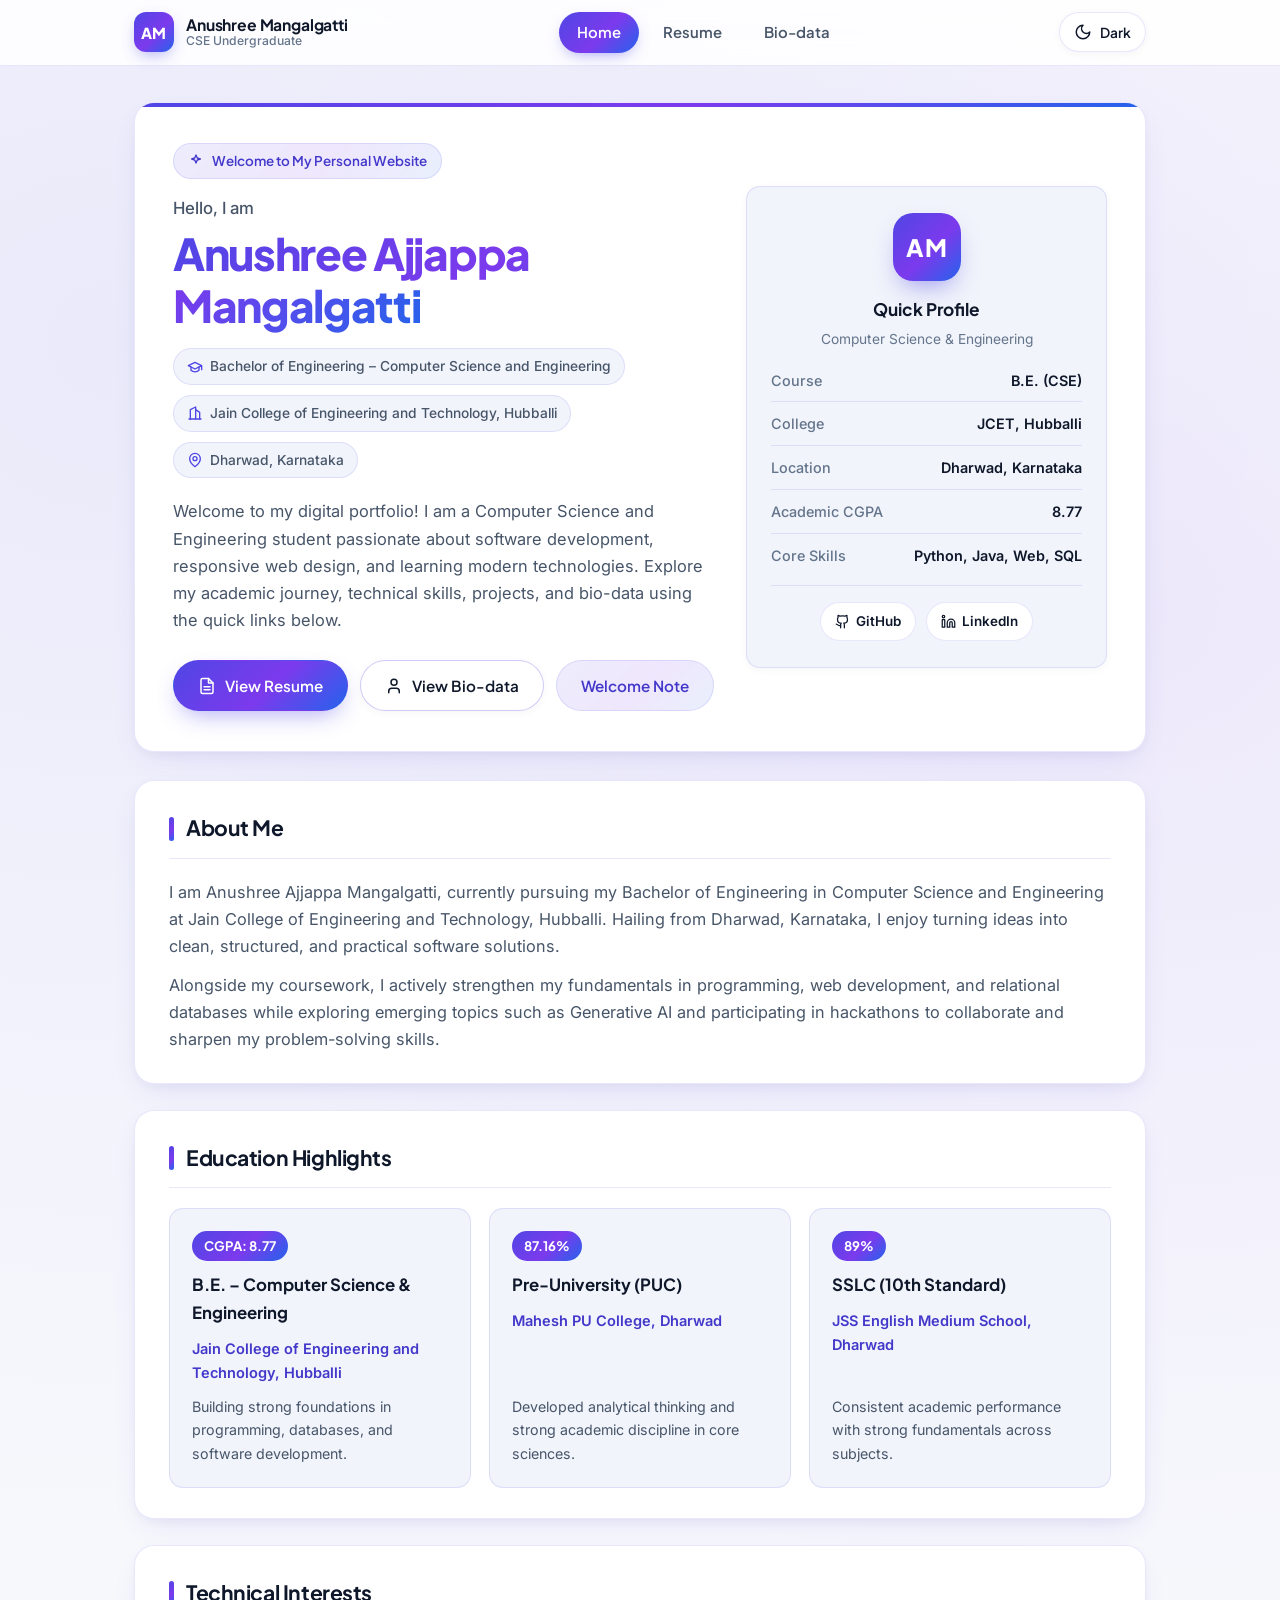
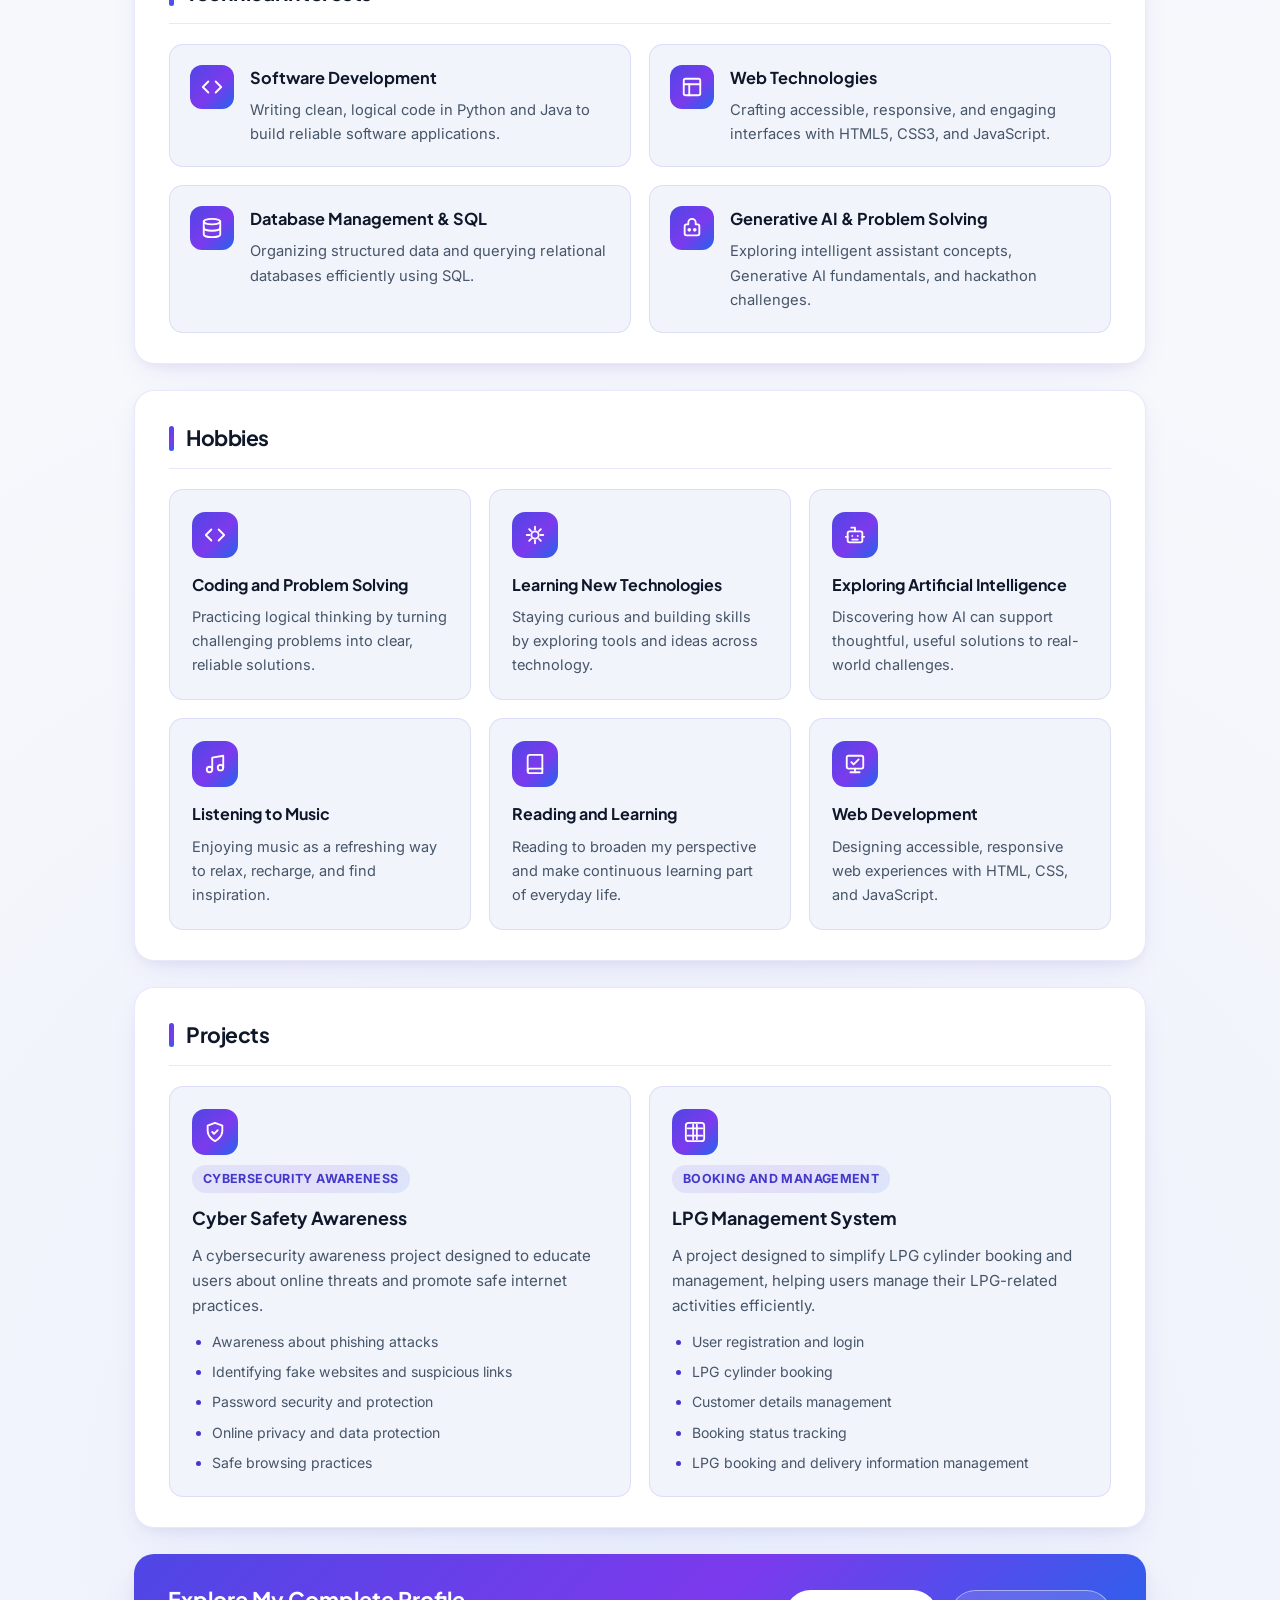
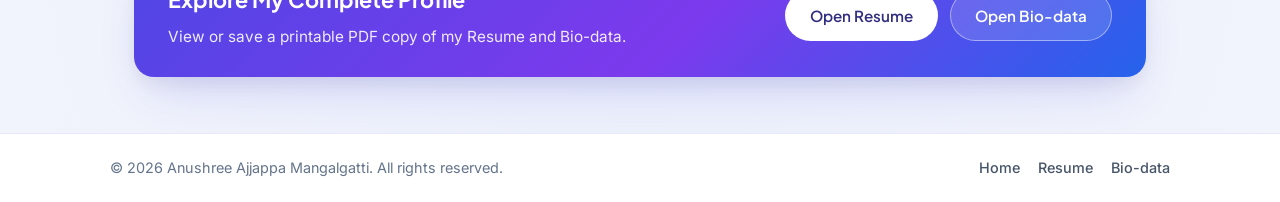
<file: index.html>
<!DOCTYPE html>
<html lang="en">
<head>
    <meta charset="UTF-8">
    <meta name="viewport" content="width=device-width, initial-scale=1.0">
    <meta name="description" content="Personal portfolio website, resume, and bio-data of Anushree Ajjappa Mangalgatti, B.E. Computer Science and Engineering student at Jain College of Engineering and Technology, Hubballi.">
    <title>Anushree Ajjappa Mangalgatti | Home</title>
    <link rel="icon" type="image/svg+xml" href="data:image/svg+xml,%3Csvg xmlns='http://www.w3.org/2000/svg' viewBox='0 0 32 32'%3E%3Cdefs%3E%3ClinearGradient id='g' x1='0' y1='0' x2='1' y2='1'%3E%3Cstop offset='0%25' stop-color='%234f46e5'/%3E%3Cstop offset='100%25' stop-color='%237c3aed'/%3E%3C/linearGradient%3E%3C/defs%3E%3Crect width='32' height='32' rx='8' fill='url(%23g)'/%3E%3Ctext x='16' y='21' text-anchor='middle' fill='%23ffffff' font-family='Arial,sans-serif' font-size='13' font-weight='bold'%3EAM%3C/text%3E%3C/svg%3E">
    <link rel="preconnect" href="https://fonts.googleapis.com">
    <link rel="preconnect" href="https://fonts.gstatic.com" crossorigin>
    <link rel="stylesheet" href="https://fonts.googleapis.com/css2?family=Inter:wght@400;500;600;700&family=Plus+Jakarta+Sans:wght@600;700;800&display=swap">
    <link rel="stylesheet" href="style.css">
</head>
<body>
    <a class="skip-link" href="#main-content">Skip to main content</a>

    <!-- Consistent Header & Navigation Bar Across All Pages -->
    <header class="site-header">
        <div class="nav-container">
            <a href="index.html" class="brand" aria-label="Anushree Ajjappa Mangalgatti - Home">
                <span class="brand-badge" aria-hidden="true">AM</span>
                <span class="brand-text">
                    <span class="brand-name">Anushree Mangalgatti</span>
                    <span class="brand-role">CSE Undergraduate</span>
                </span>
            </a>

            <nav id="primary-navigation" class="primary-nav" aria-label="Primary navigation">
                <ul class="nav-list">
                    <li><a href="index.html" class="nav-link active" aria-current="page">Home</a></li>
                    <li><a href="resume.html" class="nav-link">Resume</a></li>
                    <li><a href="biodata.html" class="nav-link">Bio-data</a></li>
                </ul>
            </nav>

            <div class="header-actions">
                <button
                    type="button"
                    id="theme-toggle"
                    class="icon-btn theme-toggle"
                    aria-label="Switch to dark mode"
                    aria-pressed="false"
                    title="Toggle dark or light mode"
                >
                    <svg class="icon-moon" width="18" height="18" viewBox="0 0 24 24" fill="none" stroke="currentColor" stroke-width="2" stroke-linecap="round" stroke-linejoin="round" aria-hidden="true">
                        <path d="M12 3a6 6 0 0 0 9 9 9 9 0 1 1-9-9Z"/>
                    </svg>
                    <svg class="icon-sun" width="18" height="18" viewBox="0 0 24 24" fill="none" stroke="currentColor" stroke-width="2" stroke-linecap="round" stroke-linejoin="round" aria-hidden="true">
                        <circle cx="12" cy="12" r="4"/>
                        <path d="M12 2v2"/><path d="M12 20v2"/>
                        <path d="m4.93 4.93 1.41 1.41"/><path d="m17.66 17.66 1.41 1.41"/>
                        <path d="M2 12h2"/><path d="M20 12h2"/>
                        <path d="m6.34 17.66-1.41 1.41"/><path d="m19.07 4.93-1.41 1.41"/>
                    </svg>
                    <span class="theme-label">Dark</span>
                </button>

                <button
                    type="button"
                    id="nav-toggle"
                    class="icon-btn nav-toggle"
                    aria-label="Open navigation menu"
                    aria-expanded="false"
                    aria-controls="primary-navigation"
                >
                    <svg class="icon-menu" width="20" height="20" viewBox="0 0 24 24" fill="none" stroke="currentColor" stroke-width="2" stroke-linecap="round" stroke-linejoin="round" aria-hidden="true">
                        <line x1="4" x2="20" y1="6" y2="6"/>
                        <line x1="4" x2="20" y1="12" y2="12"/>
                        <line x1="4" x2="20" y1="18" y2="18"/>
                    </svg>
                    <svg class="icon-close" width="20" height="20" viewBox="0 0 24 24" fill="none" stroke="currentColor" stroke-width="2" stroke-linecap="round" stroke-linejoin="round" aria-hidden="true">
                        <path d="M18 6 6 18"/>
                        <path d="m6 6 12 12"/>
                    </svg>
                </button>
            </div>
        </div>
    </header>

    <main id="main-content">
        <!-- Hero / Personal Introduction Section -->
        <section class="hero-section reveal" aria-labelledby="hero-heading">
            <div class="hero-content">
                <span class="welcome-pill">
                    <svg width="16" height="16" viewBox="0 0 24 24" fill="none" stroke="currentColor" stroke-width="2" stroke-linecap="round" stroke-linejoin="round" aria-hidden="true">
                        <path d="M12 3l1.9 4.5L18.5 9l-4.6 1.5L12 15l-1.9-4.5L5.5 9l4.6-1.5L12 3z"/>
                    </svg>
                    Welcome to My Personal Website
                </span>

                <p class="hero-eyebrow">Hello, I am</p>
                <h1 id="hero-heading" class="hero-title">
                    <span class="gradient-text">Anushree Ajjappa Mangalgatti</span>
                </h1>

                <div class="hero-meta">
                    <span class="meta-chip">
                        <svg width="16" height="16" viewBox="0 0 24 24" fill="none" stroke="currentColor" stroke-width="2" stroke-linecap="round" stroke-linejoin="round" aria-hidden="true">
                            <path d="M22 10v6M2 10l10-5 10 5-10 5z"/>
                            <path d="M6 12v5c3 3 9 3 12 0v-5"/>
                        </svg>
                        Bachelor of Engineering – Computer Science and Engineering
                    </span>
                    <span class="meta-chip">
                        <svg width="16" height="16" viewBox="0 0 24 24" fill="none" stroke="currentColor" stroke-width="2" stroke-linecap="round" stroke-linejoin="round" aria-hidden="true">
                            <path d="M3 21h18"/><path d="M5 21V7l8-4v18"/><path d="M19 21V11l-6-4"/>
                        </svg>
                        Jain College of Engineering and Technology, Hubballi
                    </span>
                    <span class="meta-chip">
                        <svg width="16" height="16" viewBox="0 0 24 24" fill="none" stroke="currentColor" stroke-width="2" stroke-linecap="round" stroke-linejoin="round" aria-hidden="true">
                            <path d="M20 10c0 6-8 12-8 12s-8-6-8-12a8 8 0 0 1 16 0Z"/>
                            <circle cx="12" cy="10" r="3"/>
                        </svg>
                        Dharwad, Karnataka
                    </span>
                </div>

                <p class="hero-description">
                    Welcome to my digital portfolio! I am a Computer Science and Engineering student
                    passionate about software development, responsive web design, and learning modern
                    technologies. Explore my academic journey, technical skills, projects, and bio-data
                    using the quick links below.
                </p>

                <div class="hero-actions">
                    <a href="resume.html" class="btn btn-primary">
                        <svg width="18" height="18" viewBox="0 0 24 24" fill="none" stroke="currentColor" stroke-width="2" stroke-linecap="round" stroke-linejoin="round" aria-hidden="true">
                            <path d="M14 2H6a2 2 0 0 0-2 2v16a2 2 0 0 0 2 2h12a2 2 0 0 0 2-2V8z"/>
                            <polyline points="14 2 14 8 20 8"/>
                            <line x1="16" y1="13" x2="8" y2="13"/>
                            <line x1="16" y1="17" x2="8" y2="17"/>
                        </svg>
                        View Resume
                    </a>

                    <a href="biodata.html" class="btn btn-secondary">
                        <svg width="18" height="18" viewBox="0 0 24 24" fill="none" stroke="currentColor" stroke-width="2" stroke-linecap="round" stroke-linejoin="round" aria-hidden="true">
                            <path d="M19 21v-2a4 4 0 0 0-4-4H9a4 4 0 0 0-4 4v2"/>
                            <circle cx="12" cy="7" r="4"/>
                        </svg>
                        View Bio-data
                    </a>

                    <button type="button" id="welcome-btn" class="btn btn-ghost">
                        Welcome Note
                    </button>
                </div>
            </div>

            <!-- Right-side Profile Summary Card -->
            <aside class="hero-profile-card" aria-label="Quick profile overview">
                <div class="profile-avatar" aria-hidden="true">AM</div>
                <h2 class="profile-card-heading">Quick Profile</h2>
                <p class="profile-card-sub">Computer Science &amp; Engineering</p>

                <dl class="profile-facts">
                    <div class="profile-fact-row">
                        <dt>Course</dt>
                        <dd>B.E. (CSE)</dd>
                    </div>
                    <div class="profile-fact-row">
                        <dt>College</dt>
                        <dd>JCET, Hubballi</dd>
                    </div>
                    <div class="profile-fact-row">
                        <dt>Location</dt>
                        <dd>Dharwad, Karnataka</dd>
                    </div>
                    <div class="profile-fact-row">
                        <dt>Academic CGPA</dt>
                        <dd>8.77</dd>
                    </div>
                    <div class="profile-fact-row">
                        <dt>Core Skills</dt>
                        <dd>Python, Java, Web, SQL</dd>
                    </div>
                </dl>

                <div class="profile-links">
                    <a href="https://github.com/anushreemangalgatti486" target="_blank" rel="noopener noreferrer" class="social-pill">
                        <svg width="15" height="15" viewBox="0 0 24 24" fill="none" stroke="currentColor" stroke-width="2" stroke-linecap="round" stroke-linejoin="round" aria-hidden="true">
                            <path d="M15 22v-4a4.8 4.8 0 0 0-1-3.5c3 0 6-2 6-5.5.08-1.25-.27-2.48-1-3.5.28-1.15.28-2.35 0-3.5 0 0-1 0-3 1.5-2.64-.5-5.36-.5-8 0C6 2 5 2 5 2c-.3 1.15-.3 2.35 0 3.5A5.403 5.403 0 0 0 4 9c0 3.5 3 5.5 6 5.5-.39.49-.68 1.05-.85 1.65-.17.6-.22 1.23-.15 1.85v4"/>
                            <path d="M9 18c-4.51 2-5-2-7-2"/>
                        </svg>
                        GitHub
                    </a>
                    <a href="https://www.linkedin.com/in/anushree-mangalgatti-46a9a8379" target="_blank" rel="noopener noreferrer" class="social-pill">
                        <svg width="15" height="15" viewBox="0 0 24 24" fill="none" stroke="currentColor" stroke-width="2" stroke-linecap="round" stroke-linejoin="round" aria-hidden="true">
                            <path d="M16 8a6 6 0 0 1 6 6v7h-4v-7a2 2 0 0 0-2-2 2 2 0 0 0-2 2v7h-4v-7a6 6 0 0 1 6-6z"/>
                            <rect width="4" height="12" x="2" y="9"/>
                            <circle cx="4" cy="4" r="2"/>
                        </svg>
                        LinkedIn
                    </a>
                </div>
            </aside>
        </section>

        <!-- About Me Section -->
        <section class="section-card reveal" aria-labelledby="about-heading">
            <h2 id="about-heading" class="section-title">About Me</h2>
            <p class="lead-text">
                I am Anushree Ajjappa Mangalgatti, currently pursuing my Bachelor of Engineering in
                Computer Science and Engineering at Jain College of Engineering and Technology, Hubballi.
                Hailing from Dharwad, Karnataka, I enjoy turning ideas into clean, structured, and
                practical software solutions.
            </p>
            <p class="lead-text">
                Alongside my coursework, I actively strengthen my fundamentals in programming, web
                development, and relational databases while exploring emerging topics such as Generative AI
                and participating in hackathons to collaborate and sharpen my problem-solving skills.
            </p>
        </section>

        <!-- Education Highlights Section -->
        <section class="section-card reveal" aria-labelledby="education-heading">
            <h2 id="education-heading" class="section-title">Education Highlights</h2>
            <div class="edu-grid">
                <article class="edu-card">
                    <span class="edu-score">CGPA: 8.77</span>
                    <h3>B.E. – Computer Science &amp; Engineering</h3>
                    <p class="edu-institution">Jain College of Engineering and Technology, Hubballi</p>
                    <p class="edu-note">Building strong foundations in programming, databases, and software development.</p>
                </article>

                <article class="edu-card">
                    <span class="edu-score">87.16%</span>
                    <h3>Pre-University (PUC)</h3>
                    <p class="edu-institution">Mahesh PU College, Dharwad</p>
                    <p class="edu-note">Developed analytical thinking and strong academic discipline in core sciences.</p>
                </article>

                <article class="edu-card">
                    <span class="edu-score">89%</span>
                    <h3>SSLC (10th Standard)</h3>
                    <p class="edu-institution">JSS English Medium School, Dharwad</p>
                    <p class="edu-note">Consistent academic performance with strong fundamentals across subjects.</p>
                </article>
            </div>
        </section>

        <!-- Technical Interests Section -->
        <section class="section-card reveal" aria-labelledby="interests-heading">
            <h2 id="interests-heading" class="section-title">Technical Interests</h2>
            <div class="interest-grid">
                <article class="interest-card">
                    <div class="interest-icon" aria-hidden="true">
                        <svg width="22" height="22" viewBox="0 0 24 24" fill="none" stroke="currentColor" stroke-width="2" stroke-linecap="round" stroke-linejoin="round">
                            <polyline points="16 18 22 12 16 6"/>
                            <polyline points="8 6 2 12 8 18"/>
                        </svg>
                    </div>
                    <div>
                        <h3>Software Development</h3>
                        <p>Writing clean, logical code in Python and Java to build reliable software applications.</p>
                    </div>
                </article>

                <article class="interest-card">
                    <div class="interest-icon" aria-hidden="true">
                        <svg width="22" height="22" viewBox="0 0 24 24" fill="none" stroke="currentColor" stroke-width="2" stroke-linecap="round" stroke-linejoin="round">
                            <rect width="18" height="18" x="3" y="3" rx="2"/>
                            <path d="M3 9h18"/>
                            <path d="M9 21V9"/>
                        </svg>
                    </div>
                    <div>
                        <h3>Web Technologies</h3>
                        <p>Crafting accessible, responsive, and engaging interfaces with HTML5, CSS3, and JavaScript.</p>
                    </div>
                </article>

                <article class="interest-card">
                    <div class="interest-icon" aria-hidden="true">
                        <svg width="22" height="22" viewBox="0 0 24 24" fill="none" stroke="currentColor" stroke-width="2" stroke-linecap="round" stroke-linejoin="round">
                            <ellipse cx="12" cy="5" rx="9" ry="3"/>
                            <path d="M3 5V19A9 3 0 0 0 21 19V5"/>
                            <path d="M3 12A9 3 0 0 0 21 12"/>
                        </svg>
                    </div>
                    <div>
                        <h3>Database Management &amp; SQL</h3>
                        <p>Organizing structured data and querying relational databases efficiently using SQL.</p>
                    </div>
                </article>

                <article class="interest-card">
                    <div class="interest-icon" aria-hidden="true">
                        <svg width="22" height="22" viewBox="0 0 24 24" fill="none" stroke="currentColor" stroke-width="2" stroke-linecap="round" stroke-linejoin="round">
                            <path d="M12 2a4 4 0 0 0-4 4v2H6a2 2 0 0 0-2 2v8a2 2 0 0 0 2 2h12a2 2 0 0 0 2-2v-8a2 2 0 0 0-2-2h-2V6a4 4 0 0 0-4-4Z"/>
                            <circle cx="9" cy="14" r="1"/>
                            <circle cx="15" cy="14" r="1"/>
                        </svg>
                    </div>
                    <div>
                        <h3>Generative AI &amp; Problem Solving</h3>
                        <p>Exploring intelligent assistant concepts, Generative AI fundamentals, and hackathon challenges.</p>
                    </div>
                </article>
            </div>
        </section>

        <section id="hobbies" class="section-card reveal" aria-labelledby="hobbies-heading">
            <h2 id="hobbies-heading" class="section-title">Hobbies</h2>
            <div class="hobby-grid">
                <article class="hobby-card">
                    <div class="hobby-icon" aria-hidden="true">
                        <svg width="22" height="22" viewBox="0 0 24 24" fill="none" stroke="currentColor" stroke-width="2" stroke-linecap="round" stroke-linejoin="round">
                            <polyline points="16 18 22 12 16 6"/><polyline points="8 6 2 12 8 18"/>
                        </svg>
                    </div>
                    <h3>Coding and Problem Solving</h3>
                    <p>Practicing logical thinking by turning challenging problems into clear, reliable solutions.</p>
                </article>

                <article class="hobby-card">
                    <div class="hobby-icon" aria-hidden="true">
                        <svg width="22" height="22" viewBox="0 0 24 24" fill="none" stroke="currentColor" stroke-width="2" stroke-linecap="round" stroke-linejoin="round">
                            <path d="M12 3v3"/><path d="M18.4 5.6l-2.1 2.1"/><path d="M21 12h-3"/>
                            <path d="M18.4 18.4l-2.1-2.1"/><path d="M12 21v-3"/><path d="M5.6 18.4l2.1-2.1"/>
                            <path d="M3 12h3"/><path d="M5.6 5.6l2.1 2.1"/><circle cx="12" cy="12" r="4"/>
                        </svg>
                    </div>
                    <h3>Learning New Technologies</h3>
                    <p>Staying curious and building skills by exploring tools and ideas across technology.</p>
                </article>

                <article class="hobby-card">
                    <div class="hobby-icon" aria-hidden="true">
                        <svg width="22" height="22" viewBox="0 0 24 24" fill="none" stroke="currentColor" stroke-width="2" stroke-linecap="round" stroke-linejoin="round">
                            <path d="M12 8V4H8"/><rect width="16" height="12" x="4" y="8" rx="2"/>
                            <path d="M2 14h2"/><path d="M20 14h2"/><path d="M9 13h.01"/><path d="M15 13h.01"/>
                            <path d="M9 17h6"/>
                        </svg>
                    </div>
                    <h3>Exploring Artificial Intelligence</h3>
                    <p>Discovering how AI can support thoughtful, useful solutions to real-world challenges.</p>
                </article>

                <article class="hobby-card">
                    <div class="hobby-icon" aria-hidden="true">
                        <svg width="22" height="22" viewBox="0 0 24 24" fill="none" stroke="currentColor" stroke-width="2" stroke-linecap="round" stroke-linejoin="round">
                            <path d="M9 18V5l12-2v13"/><circle cx="6" cy="18" r="3"/><circle cx="18" cy="16" r="3"/>
                        </svg>
                    </div>
                    <h3>Listening to Music</h3>
                    <p>Enjoying music as a refreshing way to relax, recharge, and find inspiration.</p>
                </article>

                <article class="hobby-card">
                    <div class="hobby-icon" aria-hidden="true">
                        <svg width="22" height="22" viewBox="0 0 24 24" fill="none" stroke="currentColor" stroke-width="2" stroke-linecap="round" stroke-linejoin="round">
                            <path d="M4 19.5A2.5 2.5 0 0 1 6.5 17H20"/><path d="M6.5 2H20v20H6.5A2.5 2.5 0 0 1 4 19.5v-15A2.5 2.5 0 0 1 6.5 2Z"/>
                        </svg>
                    </div>
                    <h3>Reading and Learning</h3>
                    <p>Reading to broaden my perspective and make continuous learning part of everyday life.</p>
                </article>

                <article class="hobby-card">
                    <div class="hobby-icon" aria-hidden="true">
                        <svg width="22" height="22" viewBox="0 0 24 24" fill="none" stroke="currentColor" stroke-width="2" stroke-linecap="round" stroke-linejoin="round">
                            <rect width="18" height="14" x="3" y="3" rx="2"/><path d="M7 21h10"/><path d="M12 17v4"/>
                            <path d="m8 10 2.5 2.5L16 7"/>
                        </svg>
                    </div>
                    <h3>Web Development</h3>
                    <p>Designing accessible, responsive web experiences with HTML, CSS, and JavaScript.</p>
                </article>
            </div>
        </section>

        <section id="projects" class="section-card reveal" aria-labelledby="home-projects-heading">
            <h2 id="home-projects-heading" class="section-title">Projects</h2>
            <div class="project-grid">
                <article class="project-card">
                    <div class="project-icon" aria-hidden="true">
                        <svg width="22" height="22" viewBox="0 0 24 24" fill="none" stroke="currentColor" stroke-width="2" stroke-linecap="round" stroke-linejoin="round">
                            <path d="M12 22s8-4 8-11V5l-8-3-8 3v6c0 7 8 11 8 11Z"/>
                            <path d="m9 12 2 2 4-4"/>
                        </svg>
                    </div>
                    <span class="project-tag">Cybersecurity Awareness</span>
                    <h3>Cyber Safety Awareness</h3>
                    <p>A cybersecurity awareness project designed to educate users about online threats and promote safe internet practices.</p>
                    <ul class="project-feature-list">
                        <li>Awareness about phishing attacks</li>
                        <li>Identifying fake websites and suspicious links</li>
                        <li>Password security and protection</li>
                        <li>Online privacy and data protection</li>
                        <li>Safe browsing practices</li>
                    </ul>
                </article>

                <article class="project-card">
                    <div class="project-icon" aria-hidden="true">
                        <svg width="22" height="22" viewBox="0 0 24 24" fill="none" stroke="currentColor" stroke-width="2" stroke-linecap="round" stroke-linejoin="round">
                            <path d="M14 4v16"/><path d="M10 4v16"/><path d="M4 8h16"/><path d="M4 16h16"/>
                            <rect width="20" height="20" x="2" y="2" rx="3"/>
                        </svg>
                    </div>
                    <span class="project-tag">Booking and Management</span>
                    <h3>LPG Management System</h3>
                    <p>A project designed to simplify LPG cylinder booking and management, helping users manage their LPG-related activities efficiently.</p>
                    <ul class="project-feature-list">
                        <li>User registration and login</li>
                        <li>LPG cylinder booking</li>
                        <li>Customer details management</li>
                        <li>Booking status tracking</li>
                        <li>LPG booking and delivery information management</li>
                    </ul>
                </article>
            </div>
        </section>

        <!-- Bottom Call-To-Action Banner -->
        <section class="cta-banner reveal" aria-label="Explore Resume and Bio-data">
            <div>
                <h2>Explore My Complete Profile</h2>
                <p>View or save a printable PDF copy of my Resume and Bio-data.</p>
            </div>
            <div class="cta-actions">
                <a href="resume.html" class="btn btn-light">Open Resume</a>
                <a href="biodata.html" class="btn btn-outline-light">Open Bio-data</a>
            </div>
        </section>
    </main>

    <!-- Accessible Welcome Modal Triggered by "Welcome Note" Button -->
    <div id="welcome-modal" class="modal-backdrop" role="dialog" aria-modal="true" aria-labelledby="welcome-modal-title" aria-hidden="true">
        <div class="modal-card">
            <div class="modal-icon" aria-hidden="true">
                <svg width="26" height="26" viewBox="0 0 24 24" fill="none" stroke="currentColor" stroke-width="2" stroke-linecap="round" stroke-linejoin="round">
                    <path d="M12 3l1.9 4.5L18.5 9l-4.6 1.5L12 15l-1.9-4.5L5.5 9l4.6-1.5L12 3z"/>
                </svg>
            </div>
            <h2 id="welcome-modal-title" class="modal-title">Welcome!</h2>
            <p class="modal-message">
                Thank you for visiting the personal website of Anushree Ajjappa Mangalgatti.
                Use the navigation bar to view my Resume, explore my Bio-data, or toggle Dark Mode.
            </p>
            <button type="button" id="welcome-modal-close" class="btn btn-primary">Close</button>
        </div>
    </div>

    <button type="button" id="back-to-top" class="back-to-top" aria-label="Scroll back to top" title="Back to top">
        <svg width="20" height="20" viewBox="0 0 24 24" fill="none" stroke="currentColor" stroke-width="2.2" stroke-linecap="round" stroke-linejoin="round" aria-hidden="true">
            <path d="m18 15-6-6-6 6"/>
        </svg>
    </button>

    <footer class="site-footer">
        <div class="footer-inner">
            <p>&copy; <span id="current-year">2026</span> Anushree Ajjappa Mangalgatti. All rights reserved.</p>
            <div class="footer-links">
                <a href="index.html">Home</a>
                <a href="resume.html">Resume</a>
                <a href="biodata.html">Bio-data</a>
            </div>
        </div>
    </footer>

    <script src="script.js"></script>
</body>
</html>
</file>
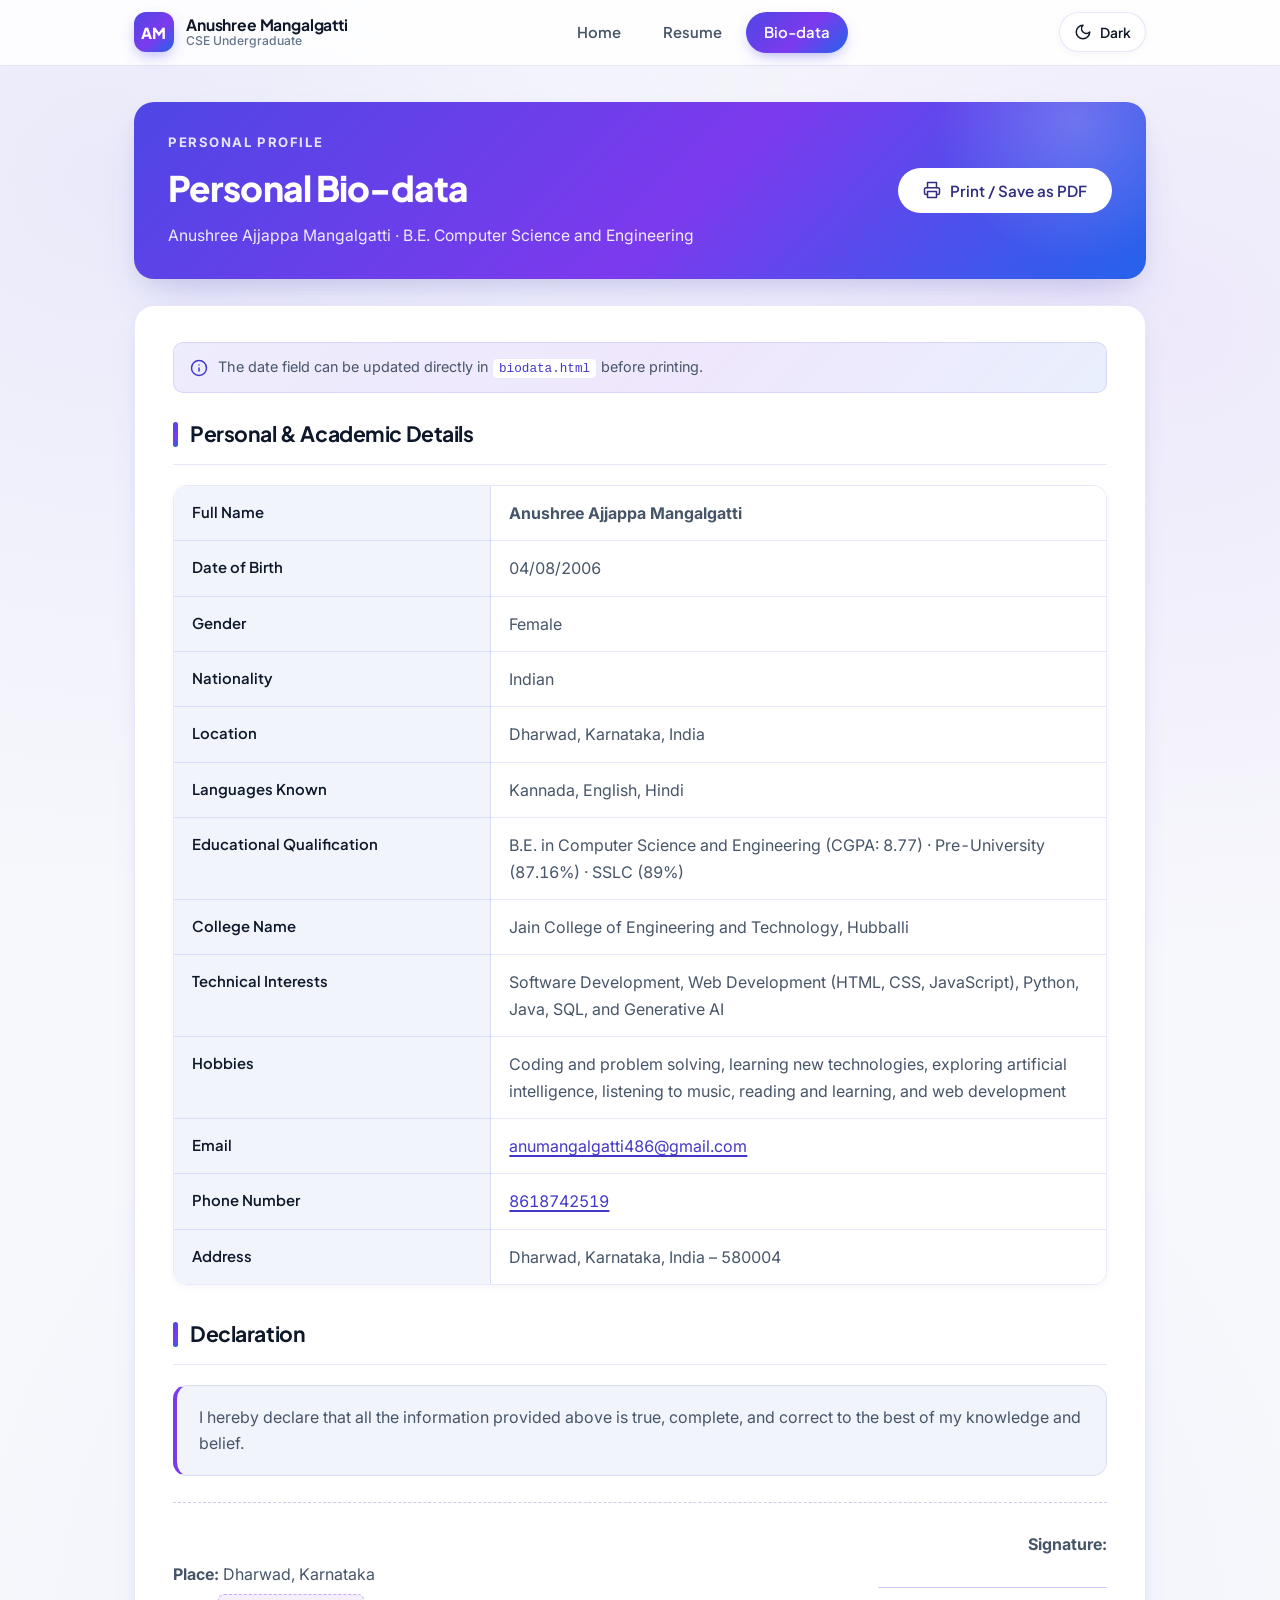
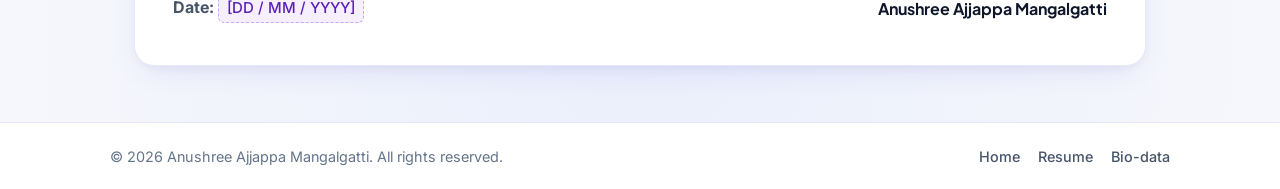
<file: biodata.html>
<!DOCTYPE html>
<html lang="en">
<head>
    <meta charset="UTF-8">
    <meta name="viewport" content="width=device-width, initial-scale=1.0">
    <meta name="description" content="Personal bio-data of Anushree Ajjappa Mangalgatti, B.E. Computer Science and Engineering student at Jain College of Engineering and Technology, Hubballi.">
    <title>Anushree Ajjappa Mangalgatti | Bio-data</title>
    <link rel="icon" type="image/svg+xml" href="data:image/svg+xml,%3Csvg xmlns='http://www.w3.org/2000/svg' viewBox='0 0 32 32'%3E%3Cdefs%3E%3ClinearGradient id='g' x1='0' y1='0' x2='1' y2='1'%3E%3Cstop offset='0%25' stop-color='%234f46e5'/%3E%3Cstop offset='100%25' stop-color='%237c3aed'/%3E%3C/linearGradient%3E%3C/defs%3E%3Crect width='32' height='32' rx='8' fill='url(%23g)'/%3E%3Ctext x='16' y='21' text-anchor='middle' fill='%23ffffff' font-family='Arial,sans-serif' font-size='13' font-weight='bold'%3EAM%3C/text%3E%3C/svg%3E">
    <link rel="preconnect" href="https://fonts.googleapis.com">
    <link rel="preconnect" href="https://fonts.gstatic.com" crossorigin>
    <link rel="stylesheet" href="https://fonts.googleapis.com/css2?family=Inter:wght@400;500;600;700&family=Plus+Jakarta+Sans:wght@600;700;800&display=swap">
    <link rel="stylesheet" href="style.css">
</head>
<body>
    <a class="skip-link" href="#main-content">Skip to main content</a>

    <!-- Consistent Header & Navigation Bar Across All Pages -->
    <header class="site-header">
        <div class="nav-container">
            <a href="index.html" class="brand" aria-label="Anushree Ajjappa Mangalgatti - Home">
                <span class="brand-badge" aria-hidden="true">AM</span>
                <span class="brand-text">
                    <span class="brand-name">Anushree Mangalgatti</span>
                    <span class="brand-role">CSE Undergraduate</span>
                </span>
            </a>

            <nav id="primary-navigation" class="primary-nav" aria-label="Primary navigation">
                <ul class="nav-list">
                    <li><a href="index.html" class="nav-link">Home</a></li>
                    <li><a href="resume.html" class="nav-link">Resume</a></li>
                    <li><a href="biodata.html" class="nav-link active" aria-current="page">Bio-data</a></li>
                </ul>
            </nav>

            <div class="header-actions">
                <button
                    type="button"
                    id="theme-toggle"
                    class="icon-btn theme-toggle"
                    aria-label="Switch to dark mode"
                    aria-pressed="false"
                    title="Toggle dark or light mode"
                >
                    <svg class="icon-moon" width="18" height="18" viewBox="0 0 24 24" fill="none" stroke="currentColor" stroke-width="2" stroke-linecap="round" stroke-linejoin="round" aria-hidden="true">
                        <path d="M12 3a6 6 0 0 0 9 9 9 9 0 1 1-9-9Z"/>
                    </svg>
                    <svg class="icon-sun" width="18" height="18" viewBox="0 0 24 24" fill="none" stroke="currentColor" stroke-width="2" stroke-linecap="round" stroke-linejoin="round" aria-hidden="true">
                        <circle cx="12" cy="12" r="4"/>
                        <path d="M12 2v2"/><path d="M12 20v2"/>
                        <path d="m4.93 4.93 1.41 1.41"/><path d="m17.66 17.66 1.41 1.41"/>
                        <path d="M2 12h2"/><path d="M20 12h2"/>
                        <path d="m6.34 17.66-1.41 1.41"/><path d="m19.07 4.93-1.41 1.41"/>
                    </svg>
                    <span class="theme-label">Dark</span>
                </button>

                <button
                    type="button"
                    id="nav-toggle"
                    class="icon-btn nav-toggle"
                    aria-label="Open navigation menu"
                    aria-expanded="false"
                    aria-controls="primary-navigation"
                >
                    <svg class="icon-menu" width="20" height="20" viewBox="0 0 24 24" fill="none" stroke="currentColor" stroke-width="2" stroke-linecap="round" stroke-linejoin="round" aria-hidden="true">
                        <line x1="4" x2="20" y1="6" y2="6"/>
                        <line x1="4" x2="20" y1="12" y2="12"/>
                        <line x1="4" x2="20" y1="18" y2="18"/>
                    </svg>
                    <svg class="icon-close" width="20" height="20" viewBox="0 0 24 24" fill="none" stroke="currentColor" stroke-width="2" stroke-linecap="round" stroke-linejoin="round" aria-hidden="true">
                        <path d="M18 6 6 18"/>
                        <path d="m6 6 12 12"/>
                    </svg>
                </button>
            </div>
        </div>
    </header>

    <main id="main-content">
        <!-- Bio-data Header Banner with Print / Save as PDF Button -->
        <section class="page-banner reveal" aria-labelledby="biodata-heading">
            <div class="page-banner-text">
                <p class="page-kicker">Personal Profile</p>
                <h1 id="biodata-heading">Personal Bio-data</h1>
                <p class="page-subtitle">
                    Anushree Ajjappa Mangalgatti &middot; B.E. Computer Science and Engineering
                </p>
            </div>

            <div class="page-banner-actions no-print">
                <button type="button" id="print-biodata-btn" class="btn btn-light" aria-label="Print or save bio-data as PDF">
                    <svg width="18" height="18" viewBox="0 0 24 24" fill="none" stroke="currentColor" stroke-width="2" stroke-linecap="round" stroke-linejoin="round" aria-hidden="true">
                        <polyline points="6 9 6 2 18 2 18 9"/>
                        <path d="M6 18H4a2 2 0 0 1-2-2v-5a2 2 0 0 1 2-2h16a2 2 0 0 1 2 2v5a2 2 0 0 1-2 2h-2"/>
                        <rect width="12" height="8" x="6" y="14"/>
                    </svg>
                    Print / Save as PDF
                </button>
            </div>
        </section>

        <article class="document-sheet reveal" aria-label="Bio-data Document">
            <!-- Screen-only Reminder About Editable Placeholders -->
            <div class="helper-note no-print" role="note">
                <svg width="18" height="18" viewBox="0 0 24 24" fill="none" stroke="currentColor" stroke-width="2" stroke-linecap="round" stroke-linejoin="round" aria-hidden="true">
                    <circle cx="12" cy="12" r="10"/>
                    <line x1="12" y1="16" x2="12" y2="12"/>
                    <line x1="12" y1="8" x2="12.01" y2="8"/>
                </svg>
                <span>The date field can be updated directly in <code>biodata.html</code> before printing.</span>
            </div>

            <!-- 1. Bio-data Structured Table -->
            <section class="doc-section" aria-labelledby="personal-details-heading">
                <h2 id="personal-details-heading" class="section-title">Personal &amp; Academic Details</h2>
                <div class="table-wrap">
                    <table class="biodata-table">
                        <tbody>
                            <tr>
                                <th scope="row">Full Name</th>
                                <td><strong>Anushree Ajjappa Mangalgatti</strong></td>
                            </tr>
                            <tr>
                                <th scope="row">Date of Birth</th>
                                <td>04/08/2006</td>
                            </tr>
                            <tr>
                                <th scope="row">Gender</th>
                                <td>Female</td>
                            </tr>
                            <tr>
                                <th scope="row">Nationality</th>
                                <td>Indian</td>
                            </tr>
                            <tr>
                                <th scope="row">Location</th>
                                <td>Dharwad, Karnataka, India</td>
                            </tr>
                            <tr>
                                <th scope="row">Languages Known</th>
                                <td>Kannada, English, Hindi</td>
                            </tr>
                            <tr>
                                <th scope="row">Educational Qualification</th>
                                <td>
                                    B.E. in Computer Science and Engineering (CGPA: 8.77) &middot;
                                    Pre-University (87.16%) &middot; SSLC (89%)
                                </td>
                            </tr>
                            <tr>
                                <th scope="row">College Name</th>
                                <td>Jain College of Engineering and Technology, Hubballi</td>
                            </tr>
                            <tr>
                                <th scope="row">Technical Interests</th>
                                <td>
                                    Software Development, Web Development (HTML, CSS, JavaScript),
                                    Python, Java, SQL, and Generative AI
                                </td>
                            </tr>
                            <tr>
                                <th scope="row">Hobbies</th>
                                <td>Coding and problem solving, learning new technologies, exploring artificial intelligence, listening to music, reading and learning, and web development</td>
                            </tr>
                            <tr>
                                <th scope="row">Email</th>
                                <td><a href="mailto:anumangalgatti486@gmail.com">anumangalgatti486@gmail.com</a></td>
                            </tr>
                            <tr>
                                <th scope="row">Phone Number</th>
                                <td><a href="tel:8618742519">8618742519</a></td>
                            </tr>
                            <tr>
                                <th scope="row">Address</th>
                                <td>Dharwad, Karnataka, India &ndash; 580004</td>
                            </tr>
                        </tbody>
                    </table>
                </div>
            </section>

            <!-- 2. Declaration & Sign-Off -->
            <section class="doc-section" aria-labelledby="declaration-heading">
                <h2 id="declaration-heading" class="section-title">Declaration</h2>
                <p class="callout">
                    I hereby declare that all the information provided above is true, complete,
                    and correct to the best of my knowledge and belief.
                </p>

                <div class="signoff-grid">
                    <div class="signoff-meta">
                        <p><strong>Place:</strong> Dharwad, Karnataka</p>
                        <!-- EDITABLE PLACEHOLDER: Enter current date -->
                        <p><strong>Date:</strong> <span class="editable-placeholder">[DD / MM / YYYY]</span></p>
                    </div>

                    <div class="signoff-signature">
                        <p><strong>Signature:</strong></p>
                        <p class="signature-line">Anushree Ajjappa Mangalgatti</p>
                    </div>
                </div>
            </section>
        </article>
    </main>

    <button type="button" id="back-to-top" class="back-to-top" aria-label="Scroll back to top" title="Back to top">
        <svg width="20" height="20" viewBox="0 0 24 24" fill="none" stroke="currentColor" stroke-width="2.2" stroke-linecap="round" stroke-linejoin="round" aria-hidden="true">
            <path d="m18 15-6-6-6 6"/>
        </svg>
    </button>

    <footer class="site-footer">
        <div class="footer-inner">
            <p>&copy; <span id="current-year">2026</span> Anushree Ajjappa Mangalgatti. All rights reserved.</p>
            <div class="footer-links">
                <a href="index.html">Home</a>
                <a href="resume.html">Resume</a>
                <a href="biodata.html">Bio-data</a>
            </div>
        </div>
    </footer>

    <script src="script.js"></script>
</body>
</html>
</file>
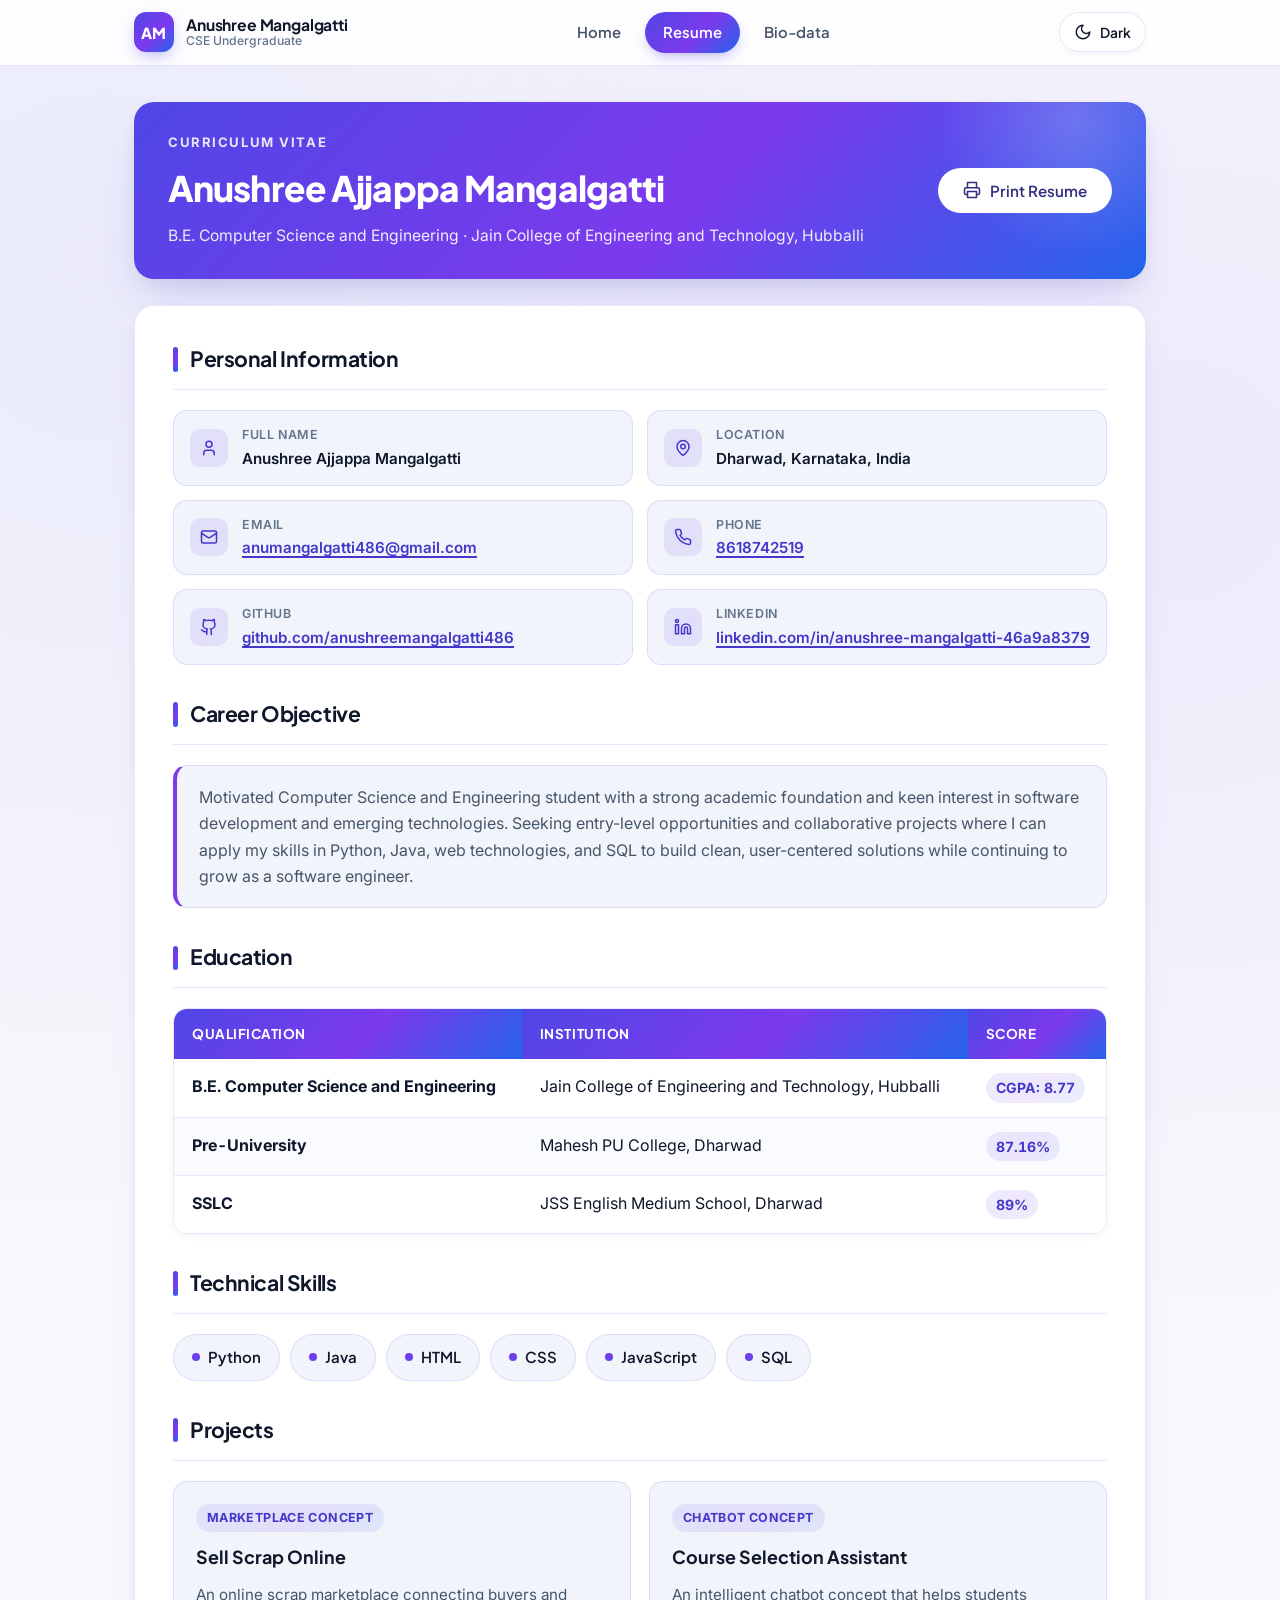
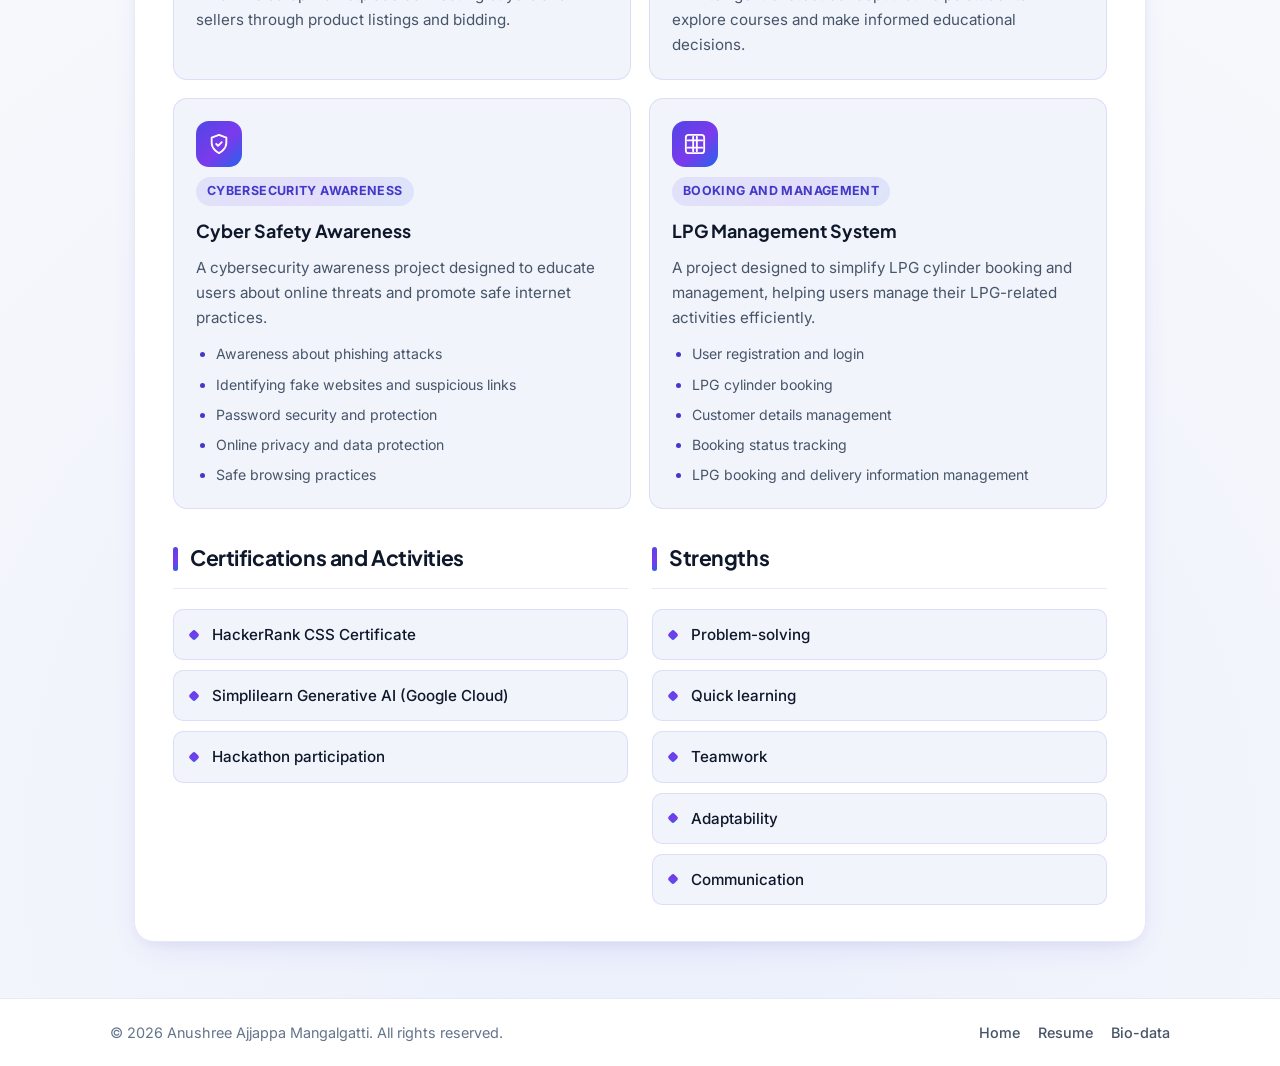
<file: resume.html>
<!DOCTYPE html>
<html lang="en">
<head>
    <meta charset="UTF-8">
    <meta name="viewport" content="width=device-width, initial-scale=1.0">
    <meta name="description" content="Resume of Anushree Ajjappa Mangalgatti - Computer Science and Engineering student at Jain College of Engineering and Technology, Hubballi.">
    <title>Anushree Ajjappa Mangalgatti | Resume</title>
    <link rel="icon" type="image/svg+xml" href="data:image/svg+xml,%3Csvg xmlns='http://www.w3.org/2000/svg' viewBox='0 0 32 32'%3E%3Cdefs%3E%3ClinearGradient id='g' x1='0' y1='0' x2='1' y2='1'%3E%3Cstop offset='0%25' stop-color='%234f46e5'/%3E%3Cstop offset='100%25' stop-color='%237c3aed'/%3E%3C/linearGradient%3E%3C/defs%3E%3Crect width='32' height='32' rx='8' fill='url(%23g)'/%3E%3Ctext x='16' y='21' text-anchor='middle' fill='%23ffffff' font-family='Arial,sans-serif' font-size='13' font-weight='bold'%3EAM%3C/text%3E%3C/svg%3E">
    <link rel="preconnect" href="https://fonts.googleapis.com">
    <link rel="preconnect" href="https://fonts.gstatic.com" crossorigin>
    <link rel="stylesheet" href="https://fonts.googleapis.com/css2?family=Inter:wght@400;500;600;700&family=Plus+Jakarta+Sans:wght@600;700;800&display=swap">
    <link rel="stylesheet" href="style.css">
</head>
<body>
    <a class="skip-link" href="#main-content">Skip to main content</a>

    <!-- Consistent Header & Navigation Bar Across All Pages -->
    <header class="site-header">
        <div class="nav-container">
            <a href="index.html" class="brand" aria-label="Anushree Ajjappa Mangalgatti - Home">
                <span class="brand-badge" aria-hidden="true">AM</span>
                <span class="brand-text">
                    <span class="brand-name">Anushree Mangalgatti</span>
                    <span class="brand-role">CSE Undergraduate</span>
                </span>
            </a>

            <nav id="primary-navigation" class="primary-nav" aria-label="Primary navigation">
                <ul class="nav-list">
                    <li><a href="index.html" class="nav-link">Home</a></li>
                    <li><a href="resume.html" class="nav-link active" aria-current="page">Resume</a></li>
                    <li><a href="biodata.html" class="nav-link">Bio-data</a></li>
                </ul>
            </nav>

            <div class="header-actions">
                <button
                    type="button"
                    id="theme-toggle"
                    class="icon-btn theme-toggle"
                    aria-label="Switch to dark mode"
                    aria-pressed="false"
                    title="Toggle dark or light mode"
                >
                    <svg class="icon-moon" width="18" height="18" viewBox="0 0 24 24" fill="none" stroke="currentColor" stroke-width="2" stroke-linecap="round" stroke-linejoin="round" aria-hidden="true">
                        <path d="M12 3a6 6 0 0 0 9 9 9 9 0 1 1-9-9Z"/>
                    </svg>
                    <svg class="icon-sun" width="18" height="18" viewBox="0 0 24 24" fill="none" stroke="currentColor" stroke-width="2" stroke-linecap="round" stroke-linejoin="round" aria-hidden="true">
                        <circle cx="12" cy="12" r="4"/>
                        <path d="M12 2v2"/><path d="M12 20v2"/>
                        <path d="m4.93 4.93 1.41 1.41"/><path d="m17.66 17.66 1.41 1.41"/>
                        <path d="M2 12h2"/><path d="M20 12h2"/>
                        <path d="m6.34 17.66-1.41 1.41"/><path d="m19.07 4.93-1.41 1.41"/>
                    </svg>
                    <span class="theme-label">Dark</span>
                </button>

                <button
                    type="button"
                    id="nav-toggle"
                    class="icon-btn nav-toggle"
                    aria-label="Open navigation menu"
                    aria-expanded="false"
                    aria-controls="primary-navigation"
                >
                    <svg class="icon-menu" width="20" height="20" viewBox="0 0 24 24" fill="none" stroke="currentColor" stroke-width="2" stroke-linecap="round" stroke-linejoin="round" aria-hidden="true">
                        <line x1="4" x2="20" y1="6" y2="6"/>
                        <line x1="4" x2="20" y1="12" y2="12"/>
                        <line x1="4" x2="20" y1="18" y2="18"/>
                    </svg>
                    <svg class="icon-close" width="20" height="20" viewBox="0 0 24 24" fill="none" stroke="currentColor" stroke-width="2" stroke-linecap="round" stroke-linejoin="round" aria-hidden="true">
                        <path d="M18 6 6 18"/>
                        <path d="m6 6 12 12"/>
                    </svg>
                </button>
            </div>
        </div>
    </header>

    <main id="main-content">
        <!-- Resume Header Banner with Print / Save as PDF Button -->
        <section class="page-banner reveal" aria-labelledby="resume-heading">
            <div class="page-banner-text">
                <p class="page-kicker">Curriculum Vitae</p>
                <h1 id="resume-heading">Anushree Ajjappa Mangalgatti</h1>
                <p class="page-subtitle">
                    B.E. Computer Science and Engineering &middot; Jain College of Engineering and Technology, Hubballi
                </p>
            </div>

            <div class="page-banner-actions no-print">
                <button type="button" id="print-resume-btn" class="btn btn-light" aria-label="Print or save resume as PDF">
                    <svg width="18" height="18" viewBox="0 0 24 24" fill="none" stroke="currentColor" stroke-width="2" stroke-linecap="round" stroke-linejoin="round" aria-hidden="true">
                        <polyline points="6 9 6 2 18 2 18 9"/>
                        <path d="M6 18H4a2 2 0 0 1-2-2v-5a2 2 0 0 1 2-2h16a2 2 0 0 1 2 2v5a2 2 0 0 1-2 2h-2"/>
                        <rect width="12" height="8" x="6" y="14"/>
                    </svg>
                    Print Resume
                </button>
            </div>
        </section>

        <article class="document-sheet reveal" aria-label="Resume Document">
            <!-- 1. Personal Information -->
            <section class="doc-section" aria-labelledby="personal-info-heading">
                <h2 id="personal-info-heading" class="section-title">Personal Information</h2>
                <div class="info-grid">
                    <div class="info-item">
                        <span class="info-icon" aria-hidden="true">
                            <svg width="18" height="18" viewBox="0 0 24 24" fill="none" stroke="currentColor" stroke-width="2" stroke-linecap="round" stroke-linejoin="round">
                                <path d="M19 21v-2a4 4 0 0 0-4-4H9a4 4 0 0 0-4 4v2"/>
                                <circle cx="12" cy="7" r="4"/>
                            </svg>
                        </span>
                        <div class="info-content">
                            <span class="info-label">Full Name</span>
                            <span class="info-value">Anushree Ajjappa Mangalgatti</span>
                        </div>
                    </div>

                    <div class="info-item">
                        <span class="info-icon" aria-hidden="true">
                            <svg width="18" height="18" viewBox="0 0 24 24" fill="none" stroke="currentColor" stroke-width="2" stroke-linecap="round" stroke-linejoin="round">
                                <path d="M20 10c0 6-8 12-8 12s-8-6-8-12a8 8 0 0 1 16 0Z"/>
                                <circle cx="12" cy="10" r="3"/>
                            </svg>
                        </span>
                        <div class="info-content">
                            <span class="info-label">Location</span>
                            <span class="info-value">Dharwad, Karnataka, India</span>
                        </div>
                    </div>

                    <div class="info-item">
                        <span class="info-icon" aria-hidden="true">
                            <svg width="18" height="18" viewBox="0 0 24 24" fill="none" stroke="currentColor" stroke-width="2" stroke-linecap="round" stroke-linejoin="round">
                                <rect width="20" height="16" x="2" y="4" rx="2"/>
                                <path d="m22 7-8.97 5.7a1.94 1.94 0 0 1-2.06 0L2 7"/>
                            </svg>
                        </span>
                        <div class="info-content">
                            <span class="info-label">Email</span>
                            <span class="info-value">
                                <a href="mailto:anumangalgatti486@gmail.com">anumangalgatti486@gmail.com</a>
                            </span>
                        </div>
                    </div>

                    <div class="info-item">
                        <span class="info-icon" aria-hidden="true">
                            <svg width="18" height="18" viewBox="0 0 24 24" fill="none" stroke="currentColor" stroke-width="2" stroke-linecap="round" stroke-linejoin="round">
                                <path d="M22 16.92v3a2 2 0 0 1-2.18 2 19.79 19.79 0 0 1-8.63-3.07 19.5 19.5 0 0 1-6-6 19.79 19.79 0 0 1-3.07-8.67A2 2 0 0 1 4.11 2h3a2 2 0 0 1 2 1.72 12.84 12.84 0 0 0 .7 2.81 2 2 0 0 1-.45 2.11L8.09 9.91a16 16 0 0 0 6 6l1.27-1.27a2 2 0 0 1 2.11-.45 12.84 12.84 0 0 0 2.81.7A2 2 0 0 1 22 16.92z"/>
                            </svg>
                        </span>
                        <div class="info-content">
                            <span class="info-label">Phone</span>
                            <span class="info-value">
                                <a href="tel:8618742519">8618742519</a>
                            </span>
                        </div>
                    </div>

                    <div class="info-item">
                        <span class="info-icon" aria-hidden="true">
                            <svg width="18" height="18" viewBox="0 0 24 24" fill="none" stroke="currentColor" stroke-width="2" stroke-linecap="round" stroke-linejoin="round">
                                <path d="M15 22v-4a4.8 4.8 0 0 0-1-3.5c3 0 6-2 6-5.5.08-1.25-.27-2.48-1-3.5.28-1.15.28-2.35 0-3.5 0 0-1 0-3 1.5-2.64-.5-5.36-.5-8 0C6 2 5 2 5 2c-.3 1.15-.3 2.35 0 3.5A5.403 5.403 0 0 0 4 9c0 3.5 3 5.5 6 5.5-.39.49-.68 1.05-.85 1.65-.17.6-.22 1.23-.15 1.85v4"/>
                                <path d="M9 18c-4.51 2-5-2-7-2"/>
                            </svg>
                        </span>
                        <div class="info-content">
                            <span class="info-label">GitHub</span>
                            <span class="info-value">
                                <a href="https://github.com/anushreemangalgatti486" target="_blank" rel="noopener noreferrer">
                                    github.com/anushreemangalgatti486
                                </a>
                            </span>
                        </div>
                    </div>

                    <div class="info-item">
                        <span class="info-icon" aria-hidden="true">
                            <svg width="18" height="18" viewBox="0 0 24 24" fill="none" stroke="currentColor" stroke-width="2" stroke-linecap="round" stroke-linejoin="round">
                                <path d="M16 8a6 6 0 0 1 6 6v7h-4v-7a2 2 0 0 0-2-2 2 2 0 0 0-2 2v7h-4v-7a6 6 0 0 1 6-6z"/>
                                <rect width="4" height="12" x="2" y="9"/>
                                <circle cx="4" cy="4" r="2"/>
                            </svg>
                        </span>
                        <div class="info-content">
                            <span class="info-label">LinkedIn</span>
                            <span class="info-value">
                                <a href="https://www.linkedin.com/in/anushree-mangalgatti-46a9a8379" target="_blank" rel="noopener noreferrer">
                                    linkedin.com/in/anushree-mangalgatti-46a9a8379
                                </a>
                            </span>
                        </div>
                    </div>
                </div>
            </section>

            <!-- 2. Career Objective -->
            <section class="doc-section" aria-labelledby="objective-heading">
                <h2 id="objective-heading" class="section-title">Career Objective</h2>
                <p class="callout">
                    Motivated Computer Science and Engineering student with a strong academic foundation
                    and keen interest in software development and emerging technologies. Seeking entry-level
                    opportunities and collaborative projects where I can apply my skills in Python, Java,
                    web technologies, and SQL to build clean, user-centered solutions while continuing to
                    grow as a software engineer.
                </p>
            </section>

            <!-- 3. Education -->
            <section class="doc-section" aria-labelledby="education-heading">
                <h2 id="education-heading" class="section-title">Education</h2>
                <div class="table-wrap">
                    <table class="edu-table">
                        <thead>
                            <tr>
                                <th scope="col">Qualification</th>
                                <th scope="col">Institution</th>
                                <th scope="col">Score</th>
                            </tr>
                        </thead>
                        <tbody>
                            <tr>
                                <td><strong>B.E. Computer Science and Engineering</strong></td>
                                <td>Jain College of Engineering and Technology, Hubballi</td>
                                <td><span class="score-badge">CGPA: 8.77</span></td>
                            </tr>
                            <tr>
                                <td><strong>Pre-University</strong></td>
                                <td>Mahesh PU College, Dharwad</td>
                                <td><span class="score-badge">87.16%</span></td>
                            </tr>
                            <tr>
                                <td><strong>SSLC</strong></td>
                                <td>JSS English Medium School, Dharwad</td>
                                <td><span class="score-badge">89%</span></td>
                            </tr>
                        </tbody>
                    </table>
                </div>
            </section>

            <!-- 4. Technical Skills -->
            <section class="doc-section" aria-labelledby="skills-heading">
                <h2 id="skills-heading" class="section-title">Technical Skills</h2>
                <ul class="skill-pills">
                    <li>Python</li>
                    <li>Java</li>
                    <li>HTML</li>
                    <li>CSS</li>
                    <li>JavaScript</li>
                    <li>SQL</li>
                </ul>
            </section>

            <!-- 5. Projects -->
            <section class="doc-section" aria-labelledby="projects-heading">
                <h2 id="projects-heading" class="section-title">Projects</h2>
                <div class="project-grid">
                    <article class="project-card">
                        <span class="project-tag">Marketplace Concept</span>
                        <h3>Sell Scrap Online</h3>
                        <p>
                            An online scrap marketplace connecting buyers and sellers through
                            product listings and bidding.
                        </p>
                    </article>

                    <article class="project-card">
                        <span class="project-tag">Chatbot Concept</span>
                        <h3>Course Selection Assistant</h3>
                        <p>
                            An intelligent chatbot concept that helps students explore courses
                            and make informed educational decisions.
                        </p>
                    </article>

                    <article class="project-card">
                        <div class="project-icon" aria-hidden="true">
                            <svg width="22" height="22" viewBox="0 0 24 24" fill="none" stroke="currentColor" stroke-width="2" stroke-linecap="round" stroke-linejoin="round">
                                <path d="M12 22s8-4 8-11V5l-8-3-8 3v6c0 7 8 11 8 11Z"/>
                                <path d="m9 12 2 2 4-4"/>
                            </svg>
                        </div>
                        <span class="project-tag">Cybersecurity Awareness</span>
                        <h3>Cyber Safety Awareness</h3>
                        <p>A cybersecurity awareness project designed to educate users about online threats and promote safe internet practices.</p>
                        <ul class="project-feature-list">
                            <li>Awareness about phishing attacks</li>
                            <li>Identifying fake websites and suspicious links</li>
                            <li>Password security and protection</li>
                            <li>Online privacy and data protection</li>
                            <li>Safe browsing practices</li>
                        </ul>
                    </article>

                    <article class="project-card">
                        <div class="project-icon" aria-hidden="true">
                            <svg width="22" height="22" viewBox="0 0 24 24" fill="none" stroke="currentColor" stroke-width="2" stroke-linecap="round" stroke-linejoin="round">
                                <path d="M14 4v16"/><path d="M10 4v16"/><path d="M4 8h16"/><path d="M4 16h16"/>
                                <rect width="20" height="20" x="2" y="2" rx="3"/>
                            </svg>
                        </div>
                        <span class="project-tag">Booking and Management</span>
                        <h3>LPG Management System</h3>
                        <p>A project designed to simplify LPG cylinder booking and management, helping users manage their LPG-related activities efficiently.</p>
                        <ul class="project-feature-list">
                            <li>User registration and login</li>
                            <li>LPG cylinder booking</li>
                            <li>Customer details management</li>
                            <li>Booking status tracking</li>
                            <li>LPG booking and delivery information management</li>
                        </ul>
                    </article>
                </div>
            </section>

            <!-- 6. Certifications & Activities + Strengths -->
            <div class="two-col-grid">
                <section class="doc-section" aria-labelledby="certifications-heading">
                    <h2 id="certifications-heading" class="section-title">Certifications and Activities</h2>
                    <ul class="feature-list">
                        <li>HackerRank CSS Certificate</li>
                        <li>Simplilearn Generative AI (Google Cloud)</li>
                        <li>Hackathon participation</li>
                    </ul>
                </section>

                <section class="doc-section" aria-labelledby="strengths-heading">
                    <h2 id="strengths-heading" class="section-title">Strengths</h2>
                    <ul class="feature-list">
                        <li>Problem-solving</li>
                        <li>Quick learning</li>
                        <li>Teamwork</li>
                        <li>Adaptability</li>
                        <li>Communication</li>
                    </ul>
                </section>
            </div>
        </article>
    </main>

    <button type="button" id="back-to-top" class="back-to-top" aria-label="Scroll back to top" title="Back to top">
        <svg width="20" height="20" viewBox="0 0 24 24" fill="none" stroke="currentColor" stroke-width="2.2" stroke-linecap="round" stroke-linejoin="round" aria-hidden="true">
            <path d="m18 15-6-6-6 6"/>
        </svg>
    </button>

    <footer class="site-footer">
        <div class="footer-inner">
            <p>&copy; <span id="current-year">2026</span> Anushree Ajjappa Mangalgatti. All rights reserved.</p>
            <div class="footer-links">
                <a href="index.html">Home</a>
                <a href="resume.html">Resume</a>
                <a href="biodata.html">Bio-data</a>
            </div>
        </div>
    </footer>

    <script src="script.js"></script>
</body>
</html>
</file>
<file: style.css>
/* ==========================================================================
   Personal Website – Resume & Bio-data
   Author: Anushree Ajjappa Mangalgatti
   Stylesheet: Shared responsive styles, light/dark themes, and print layout
   ========================================================================== */

/* --------------------------------------------------------------------------
   1. CSS Custom Properties (Design Tokens)
   -------------------------------------------------------------------------- */
:root {
    /* Purple & Blue Accent Palette */
    --accent-blue: #2563eb;
    --accent-indigo: #4f46e5;
    --accent-purple: #7c3aed;
    --accent-gradient: linear-gradient(135deg, #4f46e5 0%, #7c3aed 55%, #2563eb 100%);
    --accent-gradient-soft: linear-gradient(135deg, rgba(79, 70, 229, 0.1) 0%, rgba(124, 58, 237, 0.12) 55%, rgba(37, 99, 235, 0.1) 100%);

    /* Light Mode Surfaces & Text */
    --bg-canvas: #f7f8fc;
    --bg-elevated: #ffffff;
    --bg-muted: #f1f4fb;
    --bg-nav: rgba(255, 255, 255, 0.88);
    --bg-table-stripe: #fafbfe;
    --bg-table-hover: #eef2ff;

    --text-primary: #0f172a;
    --text-secondary: #475569;
    --text-muted: #64748b;
    --text-accent: #4338ca;

    --border-subtle: rgba(79, 70, 229, 0.13);
    --border-strong: rgba(79, 70, 229, 0.28);

    --placeholder-bg: rgba(124, 58, 237, 0.08);
    --placeholder-border: rgba(124, 58, 237, 0.38);
    --placeholder-text: #5b21b6;

    /* Shadows */
    --shadow-sm: 0 2px 8px rgba(15, 23, 42, 0.04);
    --shadow-md: 0 12px 32px -12px rgba(79, 70, 229, 0.15), 0 4px 12px rgba(15, 23, 42, 0.04);
    --shadow-lg: 0 24px 48px -16px rgba(79, 70, 229, 0.22), 0 8px 20px rgba(15, 23, 42, 0.06);
    --shadow-btn: 0 10px 24px -8px rgba(79, 70, 229, 0.48);

    /* Radii & Spacing */
    --radius-sm: 10px;
    --radius-md: 14px;
    --radius-lg: 20px;
    --radius-pill: 999px;
    --container-max: 1060px;

    /* Typography */
    --font-sans: "Inter", "Segoe UI", system-ui, -apple-system, BlinkMacSystemFont, Roboto, sans-serif;
    --font-display: "Plus Jakarta Sans", "Inter", "Segoe UI", system-ui, sans-serif;

    /* Motion */
    --transition-fast: 0.2s cubic-bezier(0.22, 1, 0.36, 1);
    --transition-smooth: 0.35s cubic-bezier(0.22, 1, 0.36, 1);
}

/* Dark Mode Overrides */
[data-theme="dark"] {
    --bg-canvas: #0b1020;
    --bg-elevated: #131b31;
    --bg-muted: #1a2442;
    --bg-nav: rgba(19, 27, 49, 0.88);
    --bg-table-stripe: #161f38;
    --bg-table-hover: #212d52;

    --text-primary: #f1f5f9;
    --text-secondary: #cbd5e1;
    --text-muted: #94a3b8;
    --text-accent: #a5b4fc;

    --border-subtle: rgba(139, 92, 246, 0.2);
    --border-strong: rgba(139, 92, 246, 0.38);

    --placeholder-bg: rgba(139, 92, 246, 0.16);
    --placeholder-border: rgba(167, 139, 250, 0.45);
    --placeholder-text: #ddd6fe;

    --shadow-sm: 0 2px 10px rgba(0, 0, 0, 0.25);
    --shadow-md: 0 14px 36px -12px rgba(0, 0, 0, 0.45), 0 4px 12px rgba(79, 70, 229, 0.14);
    --shadow-lg: 0 24px 54px -16px rgba(0, 0, 0, 0.6), 0 8px 24px rgba(124, 58, 237, 0.18);
    --shadow-btn: 0 10px 24px -8px rgba(124, 58, 237, 0.55);
}

/* --------------------------------------------------------------------------
   2. Base Reset & Global Typography
   -------------------------------------------------------------------------- */
*,
*::before,
*::after {
    box-sizing: border-box;
}

html {
    scroll-behavior: smooth;
    color-scheme: light;
}

html[data-theme="dark"] {
    color-scheme: dark;
}

body {
    margin: 0;
    min-height: 100vh;
    display: flex;
    flex-direction: column;
    font-family: var(--font-sans);
    font-size: 16px;
    line-height: 1.65;
    color: var(--text-primary);
    background-color: var(--bg-canvas);
    background-image:
        radial-gradient(circle at 8% 10%, rgba(79, 70, 229, 0.08), transparent 36%),
        radial-gradient(circle at 92% 18%, rgba(124, 58, 237, 0.08), transparent 34%),
        radial-gradient(circle at 50% 92%, rgba(37, 99, 235, 0.06), transparent 40%);
    -webkit-font-smoothing: antialiased;
    transition: background-color 0.2s ease;
}

[data-theme="dark"] body {
    background-image:
        radial-gradient(circle at 8% 10%, rgba(79, 70, 229, 0.18), transparent 38%),
        radial-gradient(circle at 92% 18%, rgba(124, 58, 237, 0.16), transparent 36%),
        radial-gradient(circle at 50% 92%, rgba(37, 99, 235, 0.12), transparent 42%);
}

img,
svg {
    display: block;
    max-width: 100%;
}

a {
    color: var(--text-accent);
    text-decoration-thickness: 1.5px;
    text-underline-offset: 3px;
    transition: color var(--transition-fast);
}

a:hover {
    color: var(--accent-purple);
}

/* Accessible Skip Link */
.skip-link {
    position: absolute;
    left: -9999px;
    top: 8px;
    z-index: 200;
    padding: 10px 18px;
    border-radius: var(--radius-pill);
    background: var(--accent-gradient);
    color: #ffffff;
    font-weight: 600;
    text-decoration: none;
}

.skip-link:focus {
    left: 16px;
}

/* Focus Outline for Keyboard Navigation */
a:focus-visible,
button:focus-visible {
    outline: 2px solid var(--accent-purple);
    outline-offset: 3px;
}

/* --------------------------------------------------------------------------
   3. Sticky Navigation Bar
   -------------------------------------------------------------------------- */
.site-header {
    position: sticky;
    top: 0;
    z-index: 50;
    background: var(--bg-nav);
    backdrop-filter: blur(14px);
    -webkit-backdrop-filter: blur(14px);
    border-bottom: 1px solid var(--border-subtle);
    transition: background-color var(--transition-smooth), border-color var(--transition-smooth);
}

.nav-container {
    max-width: var(--container-max);
    margin: 0 auto;
    padding: 12px 24px;
    display: flex;
    align-items: center;
    justify-content: space-between;
    gap: 16px;
}

.brand {
    display: inline-flex;
    align-items: center;
    gap: 12px;
    text-decoration: none;
    color: var(--text-primary);
    flex-shrink: 0;
}

.brand:hover {
    color: var(--text-primary);
}

.brand-badge {
    width: 40px;
    height: 40px;
    border-radius: 12px;
    display: grid;
    place-items: center;
    background: var(--accent-gradient);
    color: #ffffff;
    font-family: var(--font-display);
    font-size: 0.95rem;
    font-weight: 800;
    letter-spacing: 0.04em;
    box-shadow: 0 6px 16px -4px rgba(79, 70, 229, 0.45);
}

.brand-text {
    display: flex;
    flex-direction: column;
    line-height: 1.2;
}

.brand-name {
    font-family: var(--font-display);
    font-size: 0.98rem;
    font-weight: 700;
    letter-spacing: -0.01em;
}

.brand-role {
    font-size: 0.76rem;
    color: var(--text-muted);
    font-weight: 500;
}

.primary-nav {
    display: flex;
    align-items: center;
}

.nav-list {
    display: flex;
    align-items: center;
    gap: 6px;
    margin: 0;
    padding: 0;
    list-style: none;
}

.nav-link {
    display: inline-flex;
    align-items: center;
    padding: 8px 18px;
    border-radius: var(--radius-pill);
    text-decoration: none;
    font-family: var(--font-display);
    font-size: 0.93rem;
    font-weight: 600;
    color: var(--text-secondary);
    transition: background-color var(--transition-fast), color var(--transition-fast), transform var(--transition-fast), box-shadow var(--transition-fast);
}

.nav-link:hover {
    color: var(--text-accent);
    background-color: var(--bg-muted);
}

.nav-link.active,
.nav-link[aria-current="page"] {
    background: var(--accent-gradient);
    color: #ffffff;
    box-shadow: 0 6px 16px -6px rgba(79, 70, 229, 0.55);
}

.header-actions {
    display: flex;
    align-items: center;
    gap: 10px;
}

.icon-btn {
    display: inline-flex;
    align-items: center;
    justify-content: center;
    gap: 8px;
    height: 40px;
    padding: 0 14px;
    border-radius: var(--radius-pill);
    border: 1px solid var(--border-subtle);
    background: var(--bg-elevated);
    color: var(--text-primary);
    font-family: var(--font-display);
    font-size: 0.86rem;
    font-weight: 600;
    cursor: pointer;
    box-shadow: var(--shadow-sm);
    transition: border-color var(--transition-fast), background-color var(--transition-fast), transform var(--transition-fast);
}

.icon-btn:hover {
    border-color: var(--border-strong);
    background-color: var(--bg-muted);
    transform: translateY(-1px);
}

/* Theme Icon Visibility Based on Active Theme */
.theme-toggle .icon-sun {
    display: none;
}

.theme-toggle .icon-moon {
    display: block;
}

[data-theme="dark"] .theme-toggle .icon-sun {
    display: block;
}

[data-theme="dark"] .theme-toggle .icon-moon {
    display: none;
}

/* Mobile Menu Toggle Button (Hidden on Desktop) */
.nav-toggle {
    display: none;
    width: 40px;
    padding: 0;
}

.nav-toggle .icon-close {
    display: none;
}

.nav-toggle[aria-expanded="true"] .icon-menu {
    display: none;
}

.nav-toggle[aria-expanded="true"] .icon-close {
    display: block;
}

/* --------------------------------------------------------------------------
   4. Main Container & Shared Card Primitives
   -------------------------------------------------------------------------- */
main {
    flex: 1;
    width: 100%;
    max-width: var(--container-max);
    margin: 0 auto;
    padding: 36px 24px 56px;
}

.card,
.section-card,
.document-sheet {
    background: var(--bg-elevated);
    border: 1px solid var(--border-subtle);
    border-radius: var(--radius-lg);
    box-shadow: var(--shadow-md);
    transition: background-color var(--transition-smooth), border-color var(--transition-smooth), box-shadow var(--transition-fast);
}

.section-card {
    padding: 30px 34px;
    margin-bottom: 26px;
}

.section-card:last-child {
    margin-bottom: 0;
}

/* Section Heading Style */
.section-title {
    display: flex;
    align-items: center;
    gap: 12px;
    margin: 0 0 20px;
    padding-bottom: 12px;
    font-family: var(--font-display);
    font-size: 1.32rem;
    font-weight: 700;
    letter-spacing: -0.02em;
    color: var(--text-primary);
    border-bottom: 1px solid var(--border-subtle);
}

.section-title::before {
    content: "";
    width: 5px;
    height: 1.15em;
    border-radius: var(--radius-pill);
    background: var(--accent-gradient);
    flex-shrink: 0;
}

.gradient-text {
    background: var(--accent-gradient);
    -webkit-background-clip: text;
    background-clip: text;
    color: transparent;
}

/* Buttons */
.btn {
    display: inline-flex;
    align-items: center;
    justify-content: center;
    gap: 9px;
    padding: 12px 24px;
    border-radius: var(--radius-pill);
    border: 1px solid transparent;
    font-family: var(--font-display);
    font-size: 0.95rem;
    font-weight: 600;
    text-decoration: none;
    cursor: pointer;
    transition: transform var(--transition-fast), box-shadow var(--transition-fast), background-color var(--transition-fast), border-color var(--transition-fast), filter var(--transition-fast);
}

.btn:hover {
    transform: translateY(-2px);
}

.btn:active {
    transform: translateY(0);
}

.btn-primary {
    background: var(--accent-gradient);
    color: #ffffff;
    box-shadow: var(--shadow-btn);
}

.btn-primary:hover {
    color: #ffffff;
    filter: brightness(1.06);
    box-shadow: 0 14px 28px -8px rgba(79, 70, 229, 0.58);
}

.btn-secondary {
    background: var(--bg-elevated);
    color: var(--text-primary);
    border-color: var(--border-strong);
    box-shadow: var(--shadow-sm);
}

.btn-secondary:hover {
    color: var(--text-accent);
    background: var(--bg-muted);
    border-color: var(--accent-indigo);
}

.btn-ghost {
    background: var(--accent-gradient-soft);
    color: var(--text-accent);
    border-color: var(--border-subtle);
}

.btn-ghost:hover {
    color: var(--text-accent);
    border-color: var(--border-strong);
}

/* Editable Placeholder Styling */
.editable-placeholder {
    display: inline-block;
    padding: 1px 8px;
    border-radius: 6px;
    background: var(--placeholder-bg);
    border: 1px dashed var(--placeholder-border);
    color: var(--placeholder-text);
    font-weight: 500;
    font-size: 0.94em;
}

/* --------------------------------------------------------------------------
   5. Home Page Styles (index.html)
   -------------------------------------------------------------------------- */
.hero-section {
    position: relative;
    overflow: hidden;
    display: grid;
    grid-template-columns: minmax(0, 1.35fr) minmax(280px, 0.9fr);
    gap: 32px;
    align-items: center;
    padding: 40px 38px;
    margin-bottom: 28px;
    background: var(--bg-elevated);
    border: 1px solid var(--border-subtle);
    border-radius: var(--radius-lg);
    box-shadow: var(--shadow-md);
    transition: background-color 0.2s ease, border-color 0.2s ease;
}

.hero-section::before {
    content: "";
    position: absolute;
    top: 0;
    left: 0;
    right: 0;
    height: 4px;
    background: var(--accent-gradient);
}

.welcome-pill {
    display: inline-flex;
    align-items: center;
    gap: 8px;
    padding: 6px 14px;
    margin-bottom: 16px;
    border-radius: var(--radius-pill);
    background: var(--accent-gradient-soft);
    border: 1px solid var(--border-subtle);
    color: var(--text-accent);
    font-family: var(--font-display);
    font-size: 0.84rem;
    font-weight: 600;
}

.hero-eyebrow {
    margin: 0 0 6px;
    font-size: 1.05rem;
    font-weight: 500;
    color: var(--text-secondary);
}

.hero-title {
    margin: 0 0 16px;
    font-family: var(--font-display);
    font-size: clamp(1.9rem, 3.6vw, 2.75rem);
    font-weight: 800;
    line-height: 1.18;
    letter-spacing: -0.03em;
}

.hero-meta {
    display: flex;
    flex-wrap: wrap;
    gap: 10px;
    margin-bottom: 20px;
}

.meta-chip {
    display: inline-flex;
    align-items: center;
    gap: 7px;
    padding: 6px 13px;
    border-radius: var(--radius-pill);
    background: var(--bg-muted);
    border: 1px solid var(--border-subtle);
    font-size: 0.86rem;
    font-weight: 500;
    color: var(--text-secondary);
}

.meta-chip svg {
    color: var(--accent-indigo);
    flex-shrink: 0;
}

[data-theme="dark"] .meta-chip svg {
    color: var(--text-accent);
}

.hero-description {
    margin: 0 0 26px;
    max-width: 58ch;
    font-size: 1.03rem;
    color: var(--text-secondary);
}

.hero-actions {
    display: flex;
    flex-wrap: wrap;
    gap: 12px;
}

/* Hero Profile Summary Card */
.hero-profile-card {
    padding: 26px 24px;
    border-radius: var(--radius-md);
    background: var(--bg-muted);
    border: 1px solid var(--border-subtle);
    box-shadow: var(--shadow-sm);
    transition: background-color 0.2s ease, border-color 0.2s ease;
}

.profile-avatar {
    width: 68px;
    height: 68px;
    margin: 0 auto 14px;
    border-radius: 20px;
    display: grid;
    place-items: center;
    background: var(--accent-gradient);
    color: #ffffff;
    font-family: var(--font-display);
    font-size: 1.5rem;
    font-weight: 800;
    letter-spacing: 0.04em;
    box-shadow: 0 12px 24px -8px rgba(79, 70, 229, 0.5);
}

.profile-card-heading {
    margin: 0 0 4px;
    text-align: center;
    font-family: var(--font-display);
    font-size: 1.08rem;
    font-weight: 700;
    color: var(--text-primary);
}

.profile-card-sub {
    margin: 0 0 18px;
    text-align: center;
    font-size: 0.86rem;
    color: var(--text-muted);
}

.profile-facts {
    margin: 0;
    padding: 0;
    display: grid;
    gap: 10px;
}

.profile-fact-row {
    display: flex;
    justify-content: space-between;
    align-items: baseline;
    gap: 12px;
    padding-bottom: 9px;
    border-bottom: 1px solid var(--border-subtle);
    font-size: 0.9rem;
}

.profile-fact-row:last-child {
    padding-bottom: 0;
    border-bottom: none;
}

.profile-fact-row dt {
    color: var(--text-muted);
    font-weight: 500;
}

.profile-fact-row dd {
    margin: 0;
    text-align: right;
    font-weight: 600;
    color: var(--text-primary);
}

.profile-links {
    display: flex;
    justify-content: center;
    gap: 10px;
    margin-top: 18px;
    padding-top: 16px;
    border-top: 1px solid var(--border-subtle);
}

.social-pill {
    display: inline-flex;
    align-items: center;
    gap: 6px;
    padding: 7px 14px;
    border-radius: var(--radius-pill);
    background: var(--bg-elevated);
    border: 1px solid var(--border-subtle);
    font-size: 0.84rem;
    font-weight: 600;
    text-decoration: none;
    color: var(--text-primary);
    transition: border-color var(--transition-fast), transform var(--transition-fast);
}

.social-pill:hover {
    border-color: var(--accent-indigo);
    color: var(--text-accent);
    transform: translateY(-1px);
}

/* About Text */
.lead-text {
    margin: 0;
    font-size: 1.02rem;
    color: var(--text-secondary);
}

.lead-text + .lead-text {
    margin-top: 12px;
}

/* Education Highlights Grid */
.edu-grid {
    display: grid;
    grid-template-columns: repeat(3, minmax(0, 1fr));
    gap: 18px;
}

.edu-card {
    padding: 22px;
    border-radius: var(--radius-md);
    background: var(--bg-muted);
    border: 1px solid var(--border-subtle);
    display: flex;
    flex-direction: column;
    gap: 10px;
    transition: transform var(--transition-fast), border-color var(--transition-fast), box-shadow var(--transition-fast);
}

.edu-card:hover {
    transform: translateY(-4px);
    border-color: var(--border-strong);
    box-shadow: var(--shadow-md);
}

.edu-score {
    align-self: flex-start;
    padding: 4px 12px;
    border-radius: var(--radius-pill);
    background: var(--accent-gradient);
    color: #ffffff;
    font-family: var(--font-display);
    font-size: 0.82rem;
    font-weight: 700;
}

.edu-card h3 {
    margin: 0;
    font-family: var(--font-display);
    font-size: 1.05rem;
    font-weight: 700;
    color: var(--text-primary);
}

.edu-institution {
    margin: 0;
    font-size: 0.91rem;
    font-weight: 600;
    color: var(--text-accent);
}

.edu-note {
    margin: auto 0 0;
    font-size: 0.89rem;
    color: var(--text-secondary);
}

/* Technical Interests Grid */
.interest-grid {
    display: grid;
    grid-template-columns: repeat(2, minmax(0, 1fr));
    gap: 18px;
}

.interest-card {
    display: flex;
    align-items: flex-start;
    gap: 16px;
    padding: 20px;
    border-radius: var(--radius-md);
    background: var(--bg-muted);
    border: 1px solid var(--border-subtle);
    transition: transform var(--transition-fast), border-color var(--transition-fast), box-shadow var(--transition-fast);
}

.interest-card:hover {
    transform: translateY(-3px);
    border-color: var(--border-strong);
    box-shadow: var(--shadow-sm);
}

.interest-icon {
    width: 44px;
    height: 44px;
    border-radius: 12px;
    display: grid;
    place-items: center;
    background: var(--accent-gradient);
    color: #ffffff;
    flex-shrink: 0;
}

.interest-card h3 {
    margin: 0 0 6px;
    font-family: var(--font-display);
    font-size: 1.02rem;
    font-weight: 700;
}

.interest-card p {
    margin: 0;
    font-size: 0.92rem;
    color: var(--text-secondary);
}

/* Hobbies Grid */
.hobby-grid {
    display: grid;
    grid-template-columns: repeat(3, minmax(0, 1fr));
    gap: 18px;
}

.hobby-card {
    padding: 22px;
    border-radius: var(--radius-md);
    background: var(--bg-muted);
    border: 1px solid var(--border-subtle);
    transition: transform var(--transition-fast), border-color var(--transition-fast), box-shadow var(--transition-fast);
}

.hobby-card:hover {
    transform: translateY(-4px);
    border-color: var(--border-strong);
    box-shadow: var(--shadow-sm);
}

.hobby-icon,
.project-icon {
    display: grid;
    place-items: center;
    width: 46px;
    height: 46px;
    margin-bottom: 14px;
    border-radius: 13px;
    background: var(--accent-gradient);
    color: #ffffff;
}

.hobby-card h3 {
    margin: 0 0 7px;
    font-family: var(--font-display);
    font-size: 1rem;
    font-weight: 700;
}

.hobby-card p {
    margin: 0;
    color: var(--text-secondary);
    font-size: 0.91rem;
}

/* Bottom CTA Banner */
.cta-banner {
    display: flex;
    align-items: center;
    justify-content: space-between;
    gap: 24px;
    padding: 28px 34px;
    border-radius: var(--radius-lg);
    background: var(--accent-gradient);
    color: #ffffff;
    box-shadow: var(--shadow-lg);
}

.cta-banner h2 {
    margin: 0 0 6px;
    font-family: var(--font-display);
    font-size: 1.35rem;
    font-weight: 700;
}

.cta-banner p {
    margin: 0;
    color: rgba(255, 255, 255, 0.9);
    font-size: 0.96rem;
}

.cta-actions {
    display: flex;
    flex-wrap: wrap;
    gap: 12px;
    flex-shrink: 0;
}

.btn-light {
    background: #ffffff;
    color: #312e81;
}

.btn-light:hover {
    color: #312e81;
    background: #f8fafc;
}

.btn-outline-light {
    background: rgba(255, 255, 255, 0.14);
    color: #ffffff;
    border-color: rgba(255, 255, 255, 0.45);
}

.btn-outline-light:hover {
    color: #ffffff;
    background: rgba(255, 255, 255, 0.24);
}

/* --------------------------------------------------------------------------
   6. Resume & Bio-data Document Pages (resume.html & biodata.html)
   -------------------------------------------------------------------------- */
.page-banner {
    position: relative;
    overflow: hidden;
    display: flex;
    align-items: center;
    justify-content: space-between;
    gap: 24px;
    padding: 30px 34px;
    margin-bottom: 26px;
    border-radius: var(--radius-lg);
    background: var(--accent-gradient);
    color: #ffffff;
    box-shadow: var(--shadow-lg);
}

.page-banner::after {
    content: "";
    position: absolute;
    width: 280px;
    height: 280px;
    right: -70px;
    top: -120px;
    border-radius: 50%;
    background: radial-gradient(circle, rgba(255, 255, 255, 0.2), transparent 70%);
    pointer-events: none;
}

.page-banner-text {
    position: relative;
    z-index: 1;
}

.page-kicker {
    margin: 0 0 6px;
    font-size: 0.82rem;
    font-weight: 700;
    letter-spacing: 0.12em;
    text-transform: uppercase;
    color: rgba(255, 255, 255, 0.86);
}

.page-banner h1 {
    margin: 0 0 6px;
    font-family: var(--font-display);
    font-size: clamp(1.6rem, 3vw, 2.2rem);
    font-weight: 800;
    letter-spacing: -0.025em;
}

.page-subtitle {
    margin: 0;
    color: rgba(255, 255, 255, 0.9);
    font-size: 0.98rem;
}

.page-banner-actions {
    position: relative;
    z-index: 1;
    flex-shrink: 0;
}

.document-sheet {
    padding: 36px 38px;
}

.doc-section {
    margin-bottom: 32px;
}

.doc-section:last-child {
    margin-bottom: 0;
}

/* Personal Info Grid (Resume) */
.info-grid {
    display: grid;
    grid-template-columns: repeat(2, minmax(0, 1fr));
    gap: 14px;
}

.info-item {
    display: flex;
    align-items: center;
    gap: 14px;
    padding: 14px 16px;
    border-radius: var(--radius-md);
    background: var(--bg-muted);
    border: 1px solid var(--border-subtle);
    transition: border-color var(--transition-fast), transform var(--transition-fast);
}

.info-item:hover {
    border-color: var(--border-strong);
    transform: translateY(-2px);
}

.info-icon {
    width: 38px;
    height: 38px;
    border-radius: 10px;
    display: grid;
    place-items: center;
    background: var(--accent-gradient-soft);
    color: var(--text-accent);
    flex-shrink: 0;
}

.info-content {
    min-width: 0;
}

.info-label {
    display: block;
    font-size: 0.78rem;
    font-weight: 600;
    text-transform: uppercase;
    letter-spacing: 0.05em;
    color: var(--text-muted);
}

.info-value {
    display: block;
    font-size: 0.95rem;
    font-weight: 600;
    color: var(--text-primary);
    word-break: break-word;
}

/* Callout Box (Career Objective & Declaration) */
.callout {
    margin: 0;
    padding: 18px 22px;
    border-radius: var(--radius-md);
    background: var(--bg-muted);
    border: 1px solid var(--border-subtle);
    border-left: 4px solid var(--accent-purple);
    color: var(--text-secondary);
    font-size: 1rem;
}

/* Tables (Education & Bio-data) */
.table-wrap {
    width: 100%;
    overflow-x: auto;
    border-radius: var(--radius-md);
    border: 1px solid var(--border-subtle);
    box-shadow: var(--shadow-sm);
}

table {
    width: 100%;
    border-collapse: collapse;
    background: var(--bg-elevated);
    font-variant-numeric: tabular-nums;
}

th,
td {
    padding: 14px 18px;
    text-align: left;
    border-bottom: 1px solid var(--border-subtle);
    vertical-align: top;
}

tr:last-child th,
tr:last-child td {
    border-bottom: none;
}

thead th {
    background: var(--accent-gradient);
    color: #ffffff;
    font-family: var(--font-display);
    font-size: 0.84rem;
    font-weight: 700;
    letter-spacing: 0.04em;
    text-transform: uppercase;
}

.edu-table tbody tr:nth-child(even) td {
    background-color: var(--bg-table-stripe);
}

.edu-table tbody tr:hover td {
    background-color: var(--bg-table-hover);
}

.score-badge {
    display: inline-block;
    padding: 3px 10px;
    border-radius: var(--radius-pill);
    background: var(--accent-gradient-soft);
    color: var(--text-accent);
    font-weight: 700;
    font-size: 0.88rem;
    white-space: nowrap;
}

/* Bio-data Key-Value Table */
.biodata-table th {
    width: 34%;
    background: var(--bg-muted);
    color: var(--text-primary);
    font-family: var(--font-display);
    font-size: 0.93rem;
    font-weight: 600;
    border-right: 1px solid var(--border-subtle);
}

.biodata-table td {
    color: var(--text-secondary);
}

.biodata-table tr:hover th,
.biodata-table tr:hover td {
    background-color: var(--bg-table-hover);
}

/* Technical Skills Pills */
.skill-pills {
    display: flex;
    flex-wrap: wrap;
    gap: 10px;
    margin: 0;
    padding: 0;
    list-style: none;
}

.skill-pills li {
    display: inline-flex;
    align-items: center;
    gap: 8px;
    padding: 10px 18px;
    border-radius: var(--radius-pill);
    background: var(--bg-muted);
    border: 1px solid var(--border-subtle);
    font-family: var(--font-display);
    font-size: 0.94rem;
    font-weight: 600;
    color: var(--text-primary);
    transition: transform var(--transition-fast), border-color var(--transition-fast), background-color var(--transition-fast);
}

.skill-pills li::before {
    content: "";
    width: 8px;
    height: 8px;
    border-radius: 50%;
    background: var(--accent-gradient);
}

.skill-pills li:hover {
    transform: translateY(-2px);
    border-color: var(--accent-indigo);
}

/* Projects Grid */
.project-grid {
    display: grid;
    grid-template-columns: repeat(2, minmax(0, 1fr));
    gap: 18px;
}

.project-card {
    padding: 22px;
    border-radius: var(--radius-md);
    background: var(--bg-muted);
    border: 1px solid var(--border-subtle);
    display: flex;
    flex-direction: column;
    gap: 10px;
    transition: transform var(--transition-fast), border-color var(--transition-fast), box-shadow var(--transition-fast);
}

.project-card:hover {
    transform: translateY(-3px);
    border-color: var(--border-strong);
    box-shadow: var(--shadow-sm);
}

.project-tag {
    align-self: flex-start;
    padding: 4px 11px;
    border-radius: var(--radius-pill);
    background: var(--accent-gradient-soft);
    color: var(--text-accent);
    font-size: 0.78rem;
    font-weight: 700;
    letter-spacing: 0.03em;
    text-transform: uppercase;
}

.project-card h3 {
    margin: 0;
    font-family: var(--font-display);
    font-size: 1.12rem;
    font-weight: 700;
}

.project-card p {
    margin: 0;
    font-size: 0.95rem;
    color: var(--text-secondary);
}

.project-icon {
    margin-bottom: 0;
}

.project-feature-list {
    display: grid;
    gap: 7px;
    margin: 2px 0 0;
    padding-left: 20px;
    color: var(--text-secondary);
    font-size: 0.88rem;
}

.project-feature-list li::marker {
    color: var(--text-accent);
}

/* Two-Column Resume Bottom Grid */
.two-col-grid {
    display: grid;
    grid-template-columns: repeat(2, minmax(0, 1fr));
    gap: 24px;
}

.feature-list {
    display: grid;
    gap: 10px;
    margin: 0;
    padding: 0;
    list-style: none;
}

.feature-list li {
    position: relative;
    padding: 12px 16px 12px 38px;
    border-radius: var(--radius-sm);
    background: var(--bg-muted);
    border: 1px solid var(--border-subtle);
    font-size: 0.95rem;
    font-weight: 500;
    color: var(--text-primary);
    transition: transform var(--transition-fast), border-color var(--transition-fast);
}

.feature-list li::before {
    content: "";
    position: absolute;
    left: 16px;
    top: 50%;
    width: 8px;
    height: 8px;
    border-radius: 2px;
    background: var(--accent-gradient);
    transform: translateY(-50%) rotate(45deg);
}

.feature-list li:hover {
    transform: translateX(3px);
    border-color: var(--border-strong);
}

/* Helper Notice on Bio-data Screen View */
.helper-note {
    display: flex;
    align-items: center;
    gap: 10px;
    margin-bottom: 24px;
    padding: 12px 16px;
    border-radius: var(--radius-sm);
    background: var(--accent-gradient-soft);
    border: 1px solid var(--border-subtle);
    font-size: 0.9rem;
    color: var(--text-secondary);
}

.helper-note svg {
    color: var(--text-accent);
    flex-shrink: 0;
}

.helper-note code {
    padding: 2px 6px;
    border-radius: 5px;
    background: var(--bg-elevated);
    border: 1px solid var(--border-subtle);
    color: var(--text-accent);
    font-size: 0.88em;
}

/* Declaration Sign-Off Grid */
.signoff-grid {
    display: flex;
    justify-content: space-between;
    align-items: flex-end;
    gap: 24px;
    margin-top: 26px;
    padding-top: 22px;
    border-top: 1px dashed var(--border-strong);
}

.signoff-meta p,
.signoff-signature p {
    margin: 6px 0;
    color: var(--text-secondary);
}

.signoff-signature {
    text-align: right;
}

.signature-line {
    margin-top: 30px !important;
    padding-top: 8px;
    border-top: 1px solid var(--border-strong);
    min-width: 220px;
    font-family: var(--font-display);
    font-weight: 700;
    color: var(--text-primary) !important;
}

/* --------------------------------------------------------------------------
   7. Welcome Modal & Back-to-Top Button
   -------------------------------------------------------------------------- */
.modal-backdrop {
    position: fixed;
    inset: 0;
    z-index: 120;
    display: grid;
    place-items: center;
    padding: 20px;
    background: rgba(15, 23, 42, 0.56);
    backdrop-filter: blur(6px);
    opacity: 0;
    visibility: hidden;
    transition: opacity var(--transition-fast), visibility var(--transition-fast);
}

.modal-backdrop.is-open {
    opacity: 1;
    visibility: visible;
}

.modal-card {
    width: 100%;
    max-width: 440px;
    padding: 32px 28px;
    border-radius: var(--radius-lg);
    background: var(--bg-elevated);
    border: 1px solid var(--border-subtle);
    box-shadow: var(--shadow-lg);
    text-align: center;
    transform: translateY(12px) scale(0.97);
    transition: transform var(--transition-fast);
}

.modal-backdrop.is-open .modal-card {
    transform: translateY(0) scale(1);
}

.modal-icon {
    width: 54px;
    height: 54px;
    margin: 0 auto 16px;
    border-radius: 16px;
    display: grid;
    place-items: center;
    background: var(--accent-gradient);
    color: #ffffff;
}

.modal-title {
    margin: 0 0 8px;
    font-family: var(--font-display);
    font-size: 1.25rem;
    font-weight: 700;
}

.modal-message {
    margin: 0 0 22px;
    font-size: 0.98rem;
    color: var(--text-secondary);
}

.back-to-top {
    position: fixed;
    right: 24px;
    bottom: 24px;
    z-index: 45;
    width: 44px;
    height: 44px;
    border: none;
    border-radius: 50%;
    display: grid;
    place-items: center;
    background: var(--accent-gradient);
    color: #ffffff;
    box-shadow: var(--shadow-btn);
    cursor: pointer;
    opacity: 0;
    visibility: hidden;
    transform: translateY(10px);
    transition: opacity var(--transition-fast), visibility var(--transition-fast), transform var(--transition-fast);
}

.back-to-top.is-visible {
    opacity: 1;
    visibility: visible;
    transform: translateY(0);
}

.back-to-top:hover {
    transform: translateY(-2px);
}

/* --------------------------------------------------------------------------
   8. Footer
   -------------------------------------------------------------------------- */
.site-footer {
    margin-top: auto;
    border-top: 1px solid var(--border-subtle);
    background: var(--bg-elevated);
    padding: 22px 24px;
}

.footer-inner {
    max-width: var(--container-max);
    margin: 0 auto;
    display: flex;
    flex-wrap: wrap;
    align-items: center;
    justify-content: space-between;
    gap: 14px;
    font-size: 0.9rem;
    color: var(--text-muted);
}

.footer-inner p {
    margin: 0;
}

.footer-links {
    display: flex;
    flex-wrap: wrap;
    gap: 18px;
}

.footer-links a {
    text-decoration: none;
    color: var(--text-secondary);
    font-weight: 500;
}

.footer-links a:hover {
    color: var(--text-accent);
}

/* --------------------------------------------------------------------------
   9. Subtle Entrance Animations
   -------------------------------------------------------------------------- */
@keyframes fadeUp {
    from {
        opacity: 0;
        transform: translateY(14px);
    }
    to {
        opacity: 1;
        transform: translateY(0);
    }
}

.reveal {
    animation: fadeUp 0.45s cubic-bezier(0.22, 1, 0.36, 1) both;
}

.reveal:nth-of-type(2) {
    animation-delay: 0.06s;
}

.reveal:nth-of-type(3) {
    animation-delay: 0.12s;
}

.reveal:nth-of-type(4) {
    animation-delay: 0.18s;
}

.reveal:nth-of-type(5) {
    animation-delay: 0.24s;
}

@media (prefers-reduced-motion: reduce) {
    *,
    *::before,
    *::after {
        animation-duration: 0.01ms !important;
        transition-duration: 0.01ms !important;
        scroll-behavior: auto !important;
    }

    .reveal {
        animation: none;
    }
}

/* --------------------------------------------------------------------------
   10. Responsive Breakpoints (Tablet & Mobile - Screen Only)
   -------------------------------------------------------------------------- */
@media screen and (max-width: 900px) {
    .hero-section {
        grid-template-columns: 1fr;
        padding: 32px 26px;
    }

    .edu-grid {
        grid-template-columns: 1fr;
    }

    .cta-banner {
        flex-direction: column;
        align-items: flex-start;
    }

    .hobby-grid {
        grid-template-columns: repeat(2, minmax(0, 1fr));
    }
}

@media screen and (max-width: 768px) {
    .nav-container {
        flex-wrap: wrap;
        padding: 12px 18px;
    }

    .nav-toggle {
        display: inline-flex;
    }

    .theme-toggle .theme-label {
        display: none;
    }

    .primary-nav {
        display: none;
        width: 100%;
        order: 3;
        padding-top: 10px;
        border-top: 1px solid var(--border-subtle);
    }

    .primary-nav.is-open {
        display: block;
    }

    .nav-list {
        flex-direction: column;
        align-items: stretch;
        gap: 6px;
    }

    .nav-link {
        width: 100%;
        padding: 10px 16px;
    }

    main {
        padding: 24px 16px 40px;
    }

    .section-card,
    .document-sheet {
        padding: 24px 20px;
    }

    .page-banner {
        flex-direction: column;
        align-items: flex-start;
        padding: 24px 22px;
    }

    .interest-grid,
    .hobby-grid,
    .info-grid,
    .project-grid,
    .two-col-grid {
        grid-template-columns: 1fr;
    }

    .signoff-grid {
        flex-direction: column;
        align-items: flex-start;
    }

    .signoff-signature {
        text-align: left;
    }
}

@media screen and (max-width: 520px) {
    .brand-role {
        display: none;
    }

    .hero-section {
        padding: 26px 18px;
    }

    .hero-actions,
    .cta-actions {
        width: 100%;
    }

    .hero-actions .btn,
    .cta-actions .btn,
    .page-banner-actions .btn {
        width: 100%;
    }

    .biodata-table th,
    .biodata-table td {
        display: block;
        width: 100%;
    }

    .biodata-table th {
        border-right: none;
        border-bottom: none;
        padding-bottom: 4px;
    }

    .biodata-table td {
        padding-top: 4px;
    }
}

/* --------------------------------------------------------------------------
   11. Print & Save-as-PDF Styles
   -------------------------------------------------------------------------- */
@page {
    size: auto;
    margin: 8mm 11mm;
}

@media print {
    :root,
    [data-theme="dark"] {
        --bg-canvas: #ffffff;
        --bg-elevated: #ffffff;
        --bg-muted: #f8fafc;
        --text-primary: #0f172a;
        --text-secondary: #334155;
        --text-muted: #475569;
        --text-accent: #312e81;
        --border-subtle: #cbd5e1;
        --border-strong: #94a3b8;
    }

    *,
    *::before,
    *::after {
        transition: none !important;
        animation: none !important;
    }

    body {
        background: #ffffff !important;
        color: #0f172a !important;
        font-size: 9pt;
        line-height: 1.34;
    }

    /* Hide Navigation, Buttons, Modals, and Screen-Only Controls */
    .site-header,
    .site-footer,
    .no-print,
    .back-to-top,
    .modal-backdrop {
        display: none !important;
    }

    main {
        max-width: 100%;
        padding: 0;
        margin: 0;
    }

    .page-banner {
        flex-direction: row;
        align-items: center;
        background: #312e81 !important;
        color: #ffffff !important;
        box-shadow: none;
        padding: 10px 16px;
        margin-bottom: 9px;
        border-radius: 8px;
        -webkit-print-color-adjust: exact;
        print-color-adjust: exact;
    }

    .page-kicker {
        font-size: 7.2pt;
        margin-bottom: 1px;
    }

    .page-banner h1 {
        font-size: 15pt;
        margin-bottom: 2px;
    }

    .page-subtitle {
        font-size: 8.6pt;
    }

    .page-banner::after {
        display: none;
    }

    .document-sheet,
    .section-card {
        border: none;
        box-shadow: none;
        padding: 0;
        background: #ffffff !important;
    }

    .doc-section {
        margin-bottom: 8px;
        break-inside: avoid;
    }

    .two-col-grid .doc-section {
        margin-bottom: 0;
    }

    .section-title {
        font-size: 10.4pt;
        margin-bottom: 5px;
        padding-bottom: 3px;
        gap: 7px;
    }

    .info-grid {
        grid-template-columns: repeat(2, minmax(0, 1fr));
        gap: 5px 8px;
    }

    .info-item {
        padding: 5px 9px;
        gap: 8px;
        border-radius: 6px;
    }

    .info-icon {
        width: 24px;
        height: 24px;
        border-radius: 6px;
    }

    .info-icon svg {
        width: 13px;
        height: 13px;
    }

    .info-label {
        font-size: 6.8pt;
    }

    .info-value {
        font-size: 8.4pt;
    }

    .callout {
        padding: 7px 11px;
        font-size: 8.6pt;
        border-radius: 6px;
    }

    th,
    td {
        padding: 5px 9px;
        font-size: 8.5pt;
    }

    thead th {
        background: #312e81 !important;
        color: #ffffff !important;
        font-size: 7.6pt;
        -webkit-print-color-adjust: exact;
        print-color-adjust: exact;
    }

    .score-badge {
        font-size: 8pt;
        padding: 1px 7px;
    }

    .skill-pills {
        gap: 5px;
    }

    .skill-pills li {
        padding: 3px 10px;
        font-size: 8.3pt;
        gap: 5px;
    }

    .project-grid,
    .two-col-grid {
        grid-template-columns: repeat(2, minmax(0, 1fr));
        gap: 8px 12px;
    }

    .project-card {
        padding: 8px 10px;
        gap: 3px;
        border-radius: 6px;
    }

    .project-icon {
        width: 24px;
        height: 24px;
    }

    .project-icon svg {
        width: 13px;
        height: 13px;
    }

    .project-tag {
        font-size: 6.8pt;
        padding: 2px 7px;
    }

    .project-card h3 {
        font-size: 9.5pt;
    }

    .project-card p {
        font-size: 8.4pt;
    }

    .project-feature-list {
        gap: 1px;
        padding-left: 12px;
        font-size: 7.6pt;
    }

    .feature-list {
        gap: 4px;
    }

    .feature-list li {
        padding: 4px 9px 4px 22px;
        font-size: 8.3pt;
        border-radius: 5px;
    }

    .feature-list li::before {
        left: 9px;
        width: 5px;
        height: 5px;
    }

    .signoff-grid {
        margin-top: 10px;
        padding-top: 8px;
    }

    .signature-line {
        margin-top: 18px !important;
    }

    .info-item,
    .project-card,
    .feature-list li,
    .callout {
        background: #f8fafc !important;
        border: 1px solid #cbd5e1;
        break-inside: avoid;
    }

    .editable-placeholder {
        background: transparent;
        border: none;
        padding: 0;
        color: #0f172a;
    }

    .reveal {
        animation: none !important;
        opacity: 1 !important;
        transform: none !important;
    }

    a {
        color: #1e3a8a;
        text-decoration: none;
    }
}
</file>
